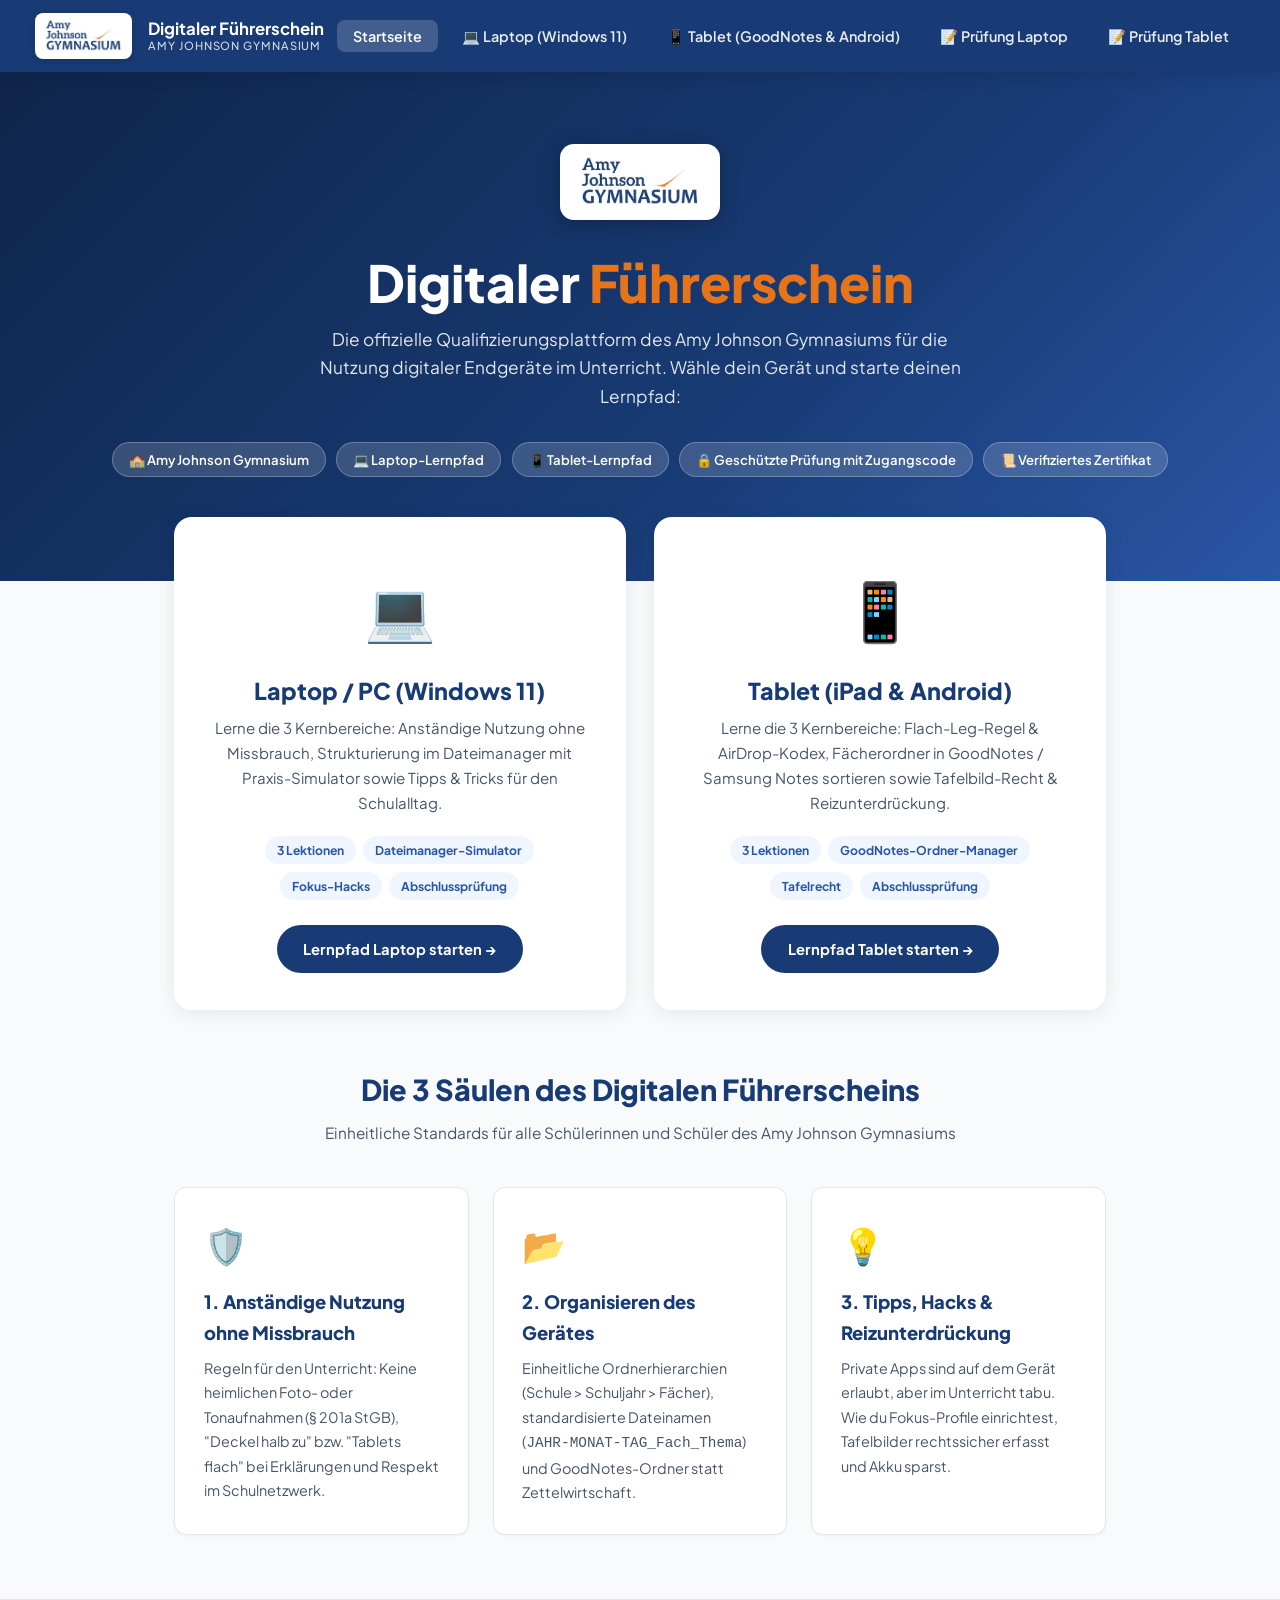
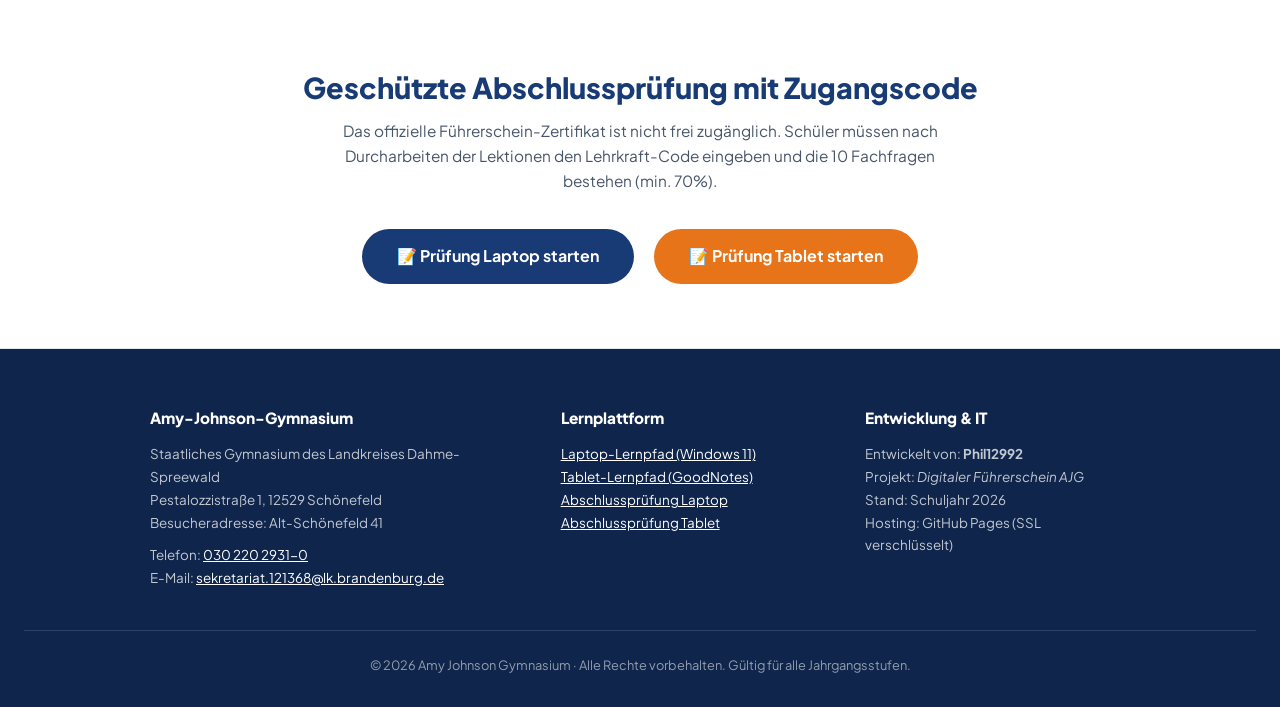
<file: index.html>
﻿<!DOCTYPE html>
<html lang="de">
<head>
  <meta charset="UTF-8">
  <meta name="viewport" content="width=device-width, initial-scale=1.0">
  <title>Digitaler Führerschein – Amy Johnson Gymnasium (2026)</title>
  <link rel="stylesheet" href="css/style.css">
</head>
<body>
<nav class="navbar">
  <a href="index.html" class="navbar-brand">
    <div class="navbar-logo-wrap">
      <img src="assets/logo.png" alt="Amy Johnson Gymnasium" class="navbar-logo">
    </div>
    <div class="navbar-title">Digitaler Führerschein <span>Amy Johnson Gymnasium</span></div>
  </a>
  <button class="hamburger" onclick="document.querySelector('.navbar-nav').classList.toggle('open')">&#9776;</button>
  <ul class="navbar-nav">
    <li><a href="index.html" class="active">Startseite</a></li>
    <li><a href="pc.html">💻 Laptop (Windows 11)</a></li>
    <li><a href="tablet.html">📱 Tablet (GoodNotes &amp; Android)</a></li>
    <li><a href="quiz.html?track=pc">📝 Prüfung Laptop</a></li>
    <li><a href="quiz.html?track=tablet">📝 Prüfung Tablet</a></li>
  </ul>
</nav>

<section class="hero">
  <div class="hero-logo-box">
    <img src="assets/logo.png" alt="Amy Johnson Gymnasium Logo" class="hero-logo">
  </div>
  <h1>Digitaler <span class="accent">Führerschein</span></h1>
  <p>Die offizielle Qualifizierungsplattform des Amy Johnson Gymnasiums für die Nutzung digitaler Endgeräte im Unterricht. Wähle dein Gerät und starte deinen Lernpfad:</p>
  <div class="badge-row">
    <span class="badge">🏫 Amy Johnson Gymnasium</span>
    <span class="badge">💻 Laptop-Lernpfad</span>
    <span class="badge">📱 Tablet-Lernpfad</span>
    <span class="badge">🔒 Geschützte Prüfung mit Zugangscode</span>
    <span class="badge">📜 Verifiziertes Zertifikat</span>
  </div>
</section>

<section class="device-section">
  <div class="device-grid">
    <a href="pc.html" class="device-card fade-up">
      <div class="device-icon">💻</div>
      <h2>Laptop / PC (Windows 11)</h2>
      <p>Lerne die 3 Kernbereiche: Anständige Nutzung ohne Missbrauch, Strukturierung im Dateimanager mit Praxis-Simulator sowie Tipps &amp; Tricks für den Schulalltag.</p>
      <div class="tag-list">
        <span class="tag">3 Lektionen</span>
        <span class="tag">Dateimanager-Simulator</span>
        <span class="tag">Fokus-Hacks</span>
        <span class="tag">Abschlussprüfung</span>
      </div>
      <span class="btn btn-primary">Lernpfad Laptop starten &rarr;</span>
    </a>
    <a href="tablet.html" class="device-card fade-up" style="animation-delay:.15s">
      <div class="device-icon">📱</div>
      <h2>Tablet (iPad &amp; Android)</h2>
      <p>Lerne die 3 Kernbereiche: Flach-Leg-Regel &amp; AirDrop-Kodex, Fächerordner in GoodNotes / Samsung Notes sortieren sowie Tafelbild-Recht &amp; Reizunterdrückung.</p>
      <div class="tag-list">
        <span class="tag">3 Lektionen</span>
        <span class="tag">GoodNotes-Ordner-Manager</span>
        <span class="tag">Tafelrecht</span>
        <span class="tag">Abschlussprüfung</span>
      </div>
      <span class="btn btn-primary">Lernpfad Tablet starten &rarr;</span>
    </a>
  </div>
</section>

<!-- DIE DREI SÄULEN -->
<section style="max-width:980px;margin:0 auto 4rem;padding:0 1.5rem;">
  <div style="text-align:center;margin-bottom:2.5rem;">
    <h2 class="section-title">Die 3 Säulen des Digitalen Führerscheins</h2>
    <p class="section-sub">Einheitliche Standards für alle Schülerinnen und Schüler des Amy Johnson Gymnasiums</p>
  </div>

  <div style="display:grid;grid-template-columns:repeat(auto-fit,minmax(280px,1fr));gap:1.5rem;">
    <div style="background:#fff;border:1px solid var(--border);border-radius:var(--r);padding:1.8rem;box-shadow:var(--shadow-sm);">
      <div style="font-size:2.2rem;margin-bottom:.8rem;">🛡️</div>
      <h3 style="color:var(--primary);font-size:1.15rem;font-weight:800;margin-bottom:.5rem;">1. Anständige Nutzung ohne Missbrauch</h3>
      <p style="font-size:.9rem;color:var(--text-sec);line-height:1.7;">Regeln für den Unterricht: Keine heimlichen Foto- oder Tonaufnahmen (§ 201a StGB), "Deckel halb zu" bzw. "Tablets flach" bei Erklärungen und Respekt im Schulnetzwerk.</p>
    </div>

    <div style="background:#fff;border:1px solid var(--border);border-radius:var(--r);padding:1.8rem;box-shadow:var(--shadow-sm);">
      <div style="font-size:2.2rem;margin-bottom:.8rem;">📂</div>
      <h3 style="color:var(--primary);font-size:1.15rem;font-weight:800;margin-bottom:.5rem;">2. Organisieren des Gerätes</h3>
      <p style="font-size:.9rem;color:var(--text-sec);line-height:1.7;">Einheitliche Ordnerhierarchien (Schule > Schuljahr > Fächer), standardisierte Dateinamen (<code>JAHR-MONAT-TAG_Fach_Thema</code>) und GoodNotes-Ordner statt Zettelwirtschaft.</p>
    </div>

    <div style="background:#fff;border:1px solid var(--border);border-radius:var(--r);padding:1.8rem;box-shadow:var(--shadow-sm);">
      <div style="font-size:2.2rem;margin-bottom:.8rem;">💡</div>
      <h3 style="color:var(--primary);font-size:1.15rem;font-weight:800;margin-bottom:.5rem;">3. Tipps, Hacks &amp; Reizunterdrückung</h3>
      <p style="font-size:.9rem;color:var(--text-sec);line-height:1.7;">Private Apps sind auf dem Gerät erlaubt, aber im Unterricht tabu. Wie du Fokus-Profile einrichtest, Tafelbilder rechtssicher erfasst und Akku sparst.</p>
    </div>
  </div>
</section>

<!-- DER WEG ZUM ZERTIFIKAT -->
<section style="background:#fff;padding:4rem 1.5rem;border-top:1px solid var(--border);border-bottom:1px solid var(--border);">
  <div style="max-width:880px;margin:0 auto;text-align:center;">
    <h2 class="section-title">Geschützte Abschlussprüfung mit Zugangscode</h2>
    <p class="section-sub" style="max-width:620px;margin:0 auto 2.2rem;">Das offizielle Führerschein-Zertifikat ist nicht frei zugänglich. Schüler müssen nach Durcharbeiten der Lektionen den Lehrkraft-Code eingeben und die 10 Fachfragen bestehen (min. 70%).</p>
    
    <div style="display:flex;justify-content:center;gap:1.2rem;flex-wrap:wrap;">
      <a href="quiz.html?track=pc" class="btn btn-primary btn-lg">📝 Prüfung Laptop starten</a>
      <a href="quiz.html?track=tablet" class="btn btn-accent btn-lg">📝 Prüfung Tablet starten</a>
    </div>
  </div>
</section>

<footer class="footer">
  <div class="footer-container">
    <div>
      <h4>Amy-Johnson-Gymnasium</h4>
      <p>Staatliches Gymnasium des Landkreises Dahme-Spreewald<br>
      Pestalozzistraße 1, 12529 Schönefeld<br>
      Besucheradresse: Alt-Schönefeld 41</p>
      <p style="margin-top:0.6rem;">Telefon: <a href="tel:03022029310">030 220 2931-0</a><br>
      E-Mail: <a href="mailto:sekretariat.121368@lk.brandenburg.de">sekretariat.121368@lk.brandenburg.de</a></p>
    </div>
    <div>
      <h4>Lernplattform</h4>
      <ul>
        <li><a href="pc.html">Laptop-Lernpfad (Windows 11)</a></li>
        <li><a href="tablet.html">Tablet-Lernpfad (GoodNotes)</a></li>
        <li><a href="quiz.html?track=pc">Abschlussprüfung Laptop</a></li>
        <li><a href="quiz.html?track=tablet">Abschlussprüfung Tablet</a></li>
      </ul>
    </div>
    <div>
      <h4>Entwicklung &amp; IT</h4>
      <p>Entwickelt von: <strong>Phil12992</strong><br>
      Projekt: <em>Digitaler Führerschein AJG</em><br>
      Stand: Schuljahr 2026<br>
      Hosting: GitHub Pages (SSL verschlüsselt)</p>
    </div>
  </div>
  <div class="footer-bottom">
    &copy; 2026 Amy Johnson Gymnasium &middot; Alle Rechte vorbehalten. Gültig für alle Jahrgangsstufen.
  </div>
</footer>

<script src="js/app.js"></script>
</body>
</html>
</file>
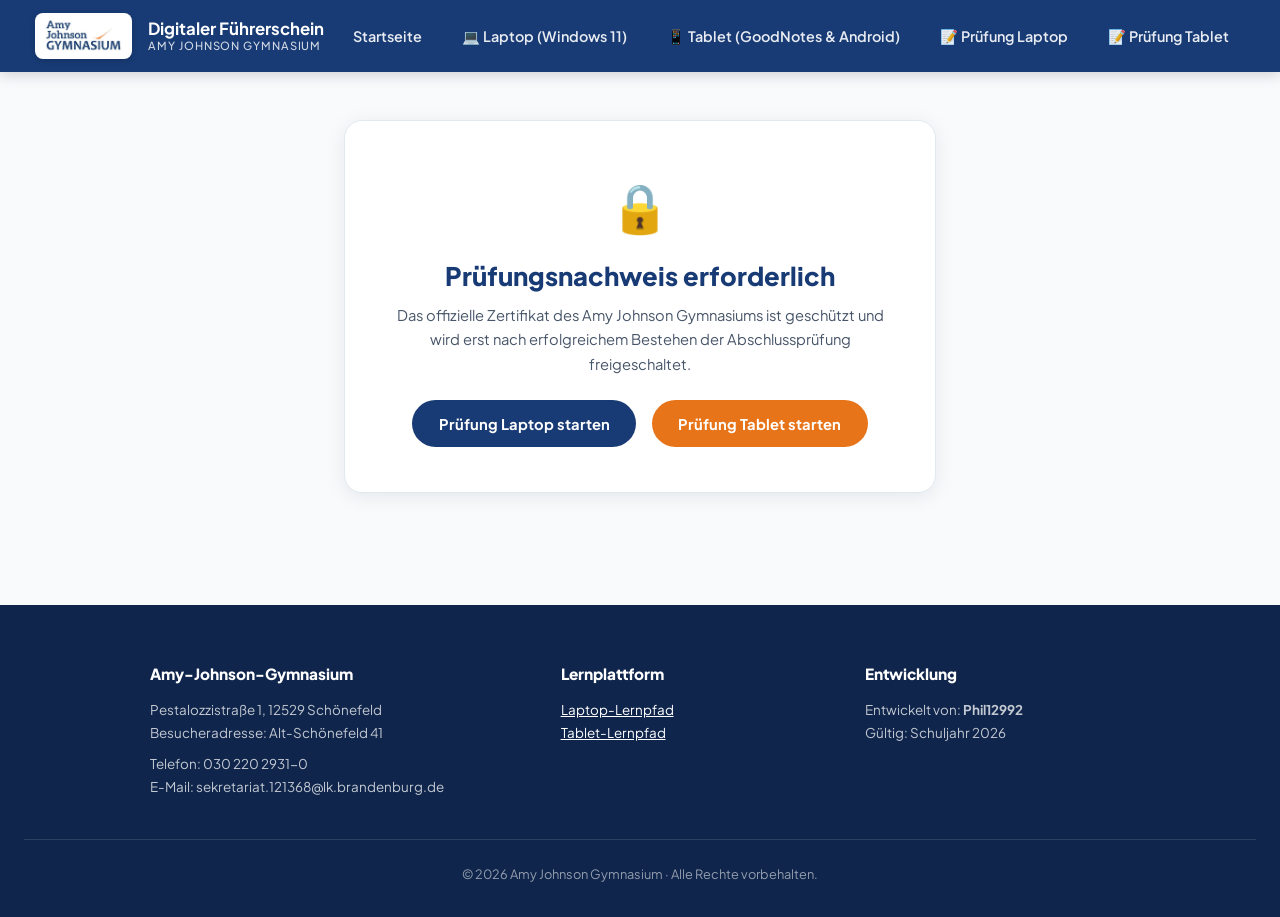
<file: certificate.html>
﻿<!DOCTYPE html>
<html lang="de">
<head>
  <meta charset="UTF-8">
  <meta name="viewport" content="width=device-width, initial-scale=1.0">
  <title>Offizielles Zertifikat – Amy Johnson Gymnasium (2026)</title>
  <link rel="stylesheet" href="css/style.css">
</head>
<body>
<nav class="navbar no-print">
  <a href="index.html" class="navbar-brand">
    <div class="navbar-logo-wrap">
      <img src="assets/logo.png" alt="Amy Johnson Gymnasium" class="navbar-logo">
    </div>
    <div class="navbar-title">Digitaler Führerschein <span>Amy Johnson Gymnasium</span></div>
  </a>
  <button class="hamburger" onclick="document.querySelector('.navbar-nav').classList.toggle('open')">&#9776;</button>
  <ul class="navbar-nav">
    <li><a href="index.html">Startseite</a></li>
    <li><a href="pc.html">💻 Laptop (Windows 11)</a></li>
    <li><a href="tablet.html">📱 Tablet (GoodNotes &amp; Android)</a></li>
    <li><a href="quiz.html?track=pc">📝 Prüfung Laptop</a></li>
    <li><a href="quiz.html?track=tablet">📝 Prüfung Tablet</a></li>
  </ul>
</nav>

<main class="cert-wrap no-print" id="cert-protection-view">
  <!-- WIRD GEFÜLLT JE NACHDEM OB DIE PRÜFUNG BESTANDEN WURDE -->
  <div class="cert-setup-card fade-up" id="gatekeeper-card">
    <div style="font-size:3rem;text-align:center;margin-bottom:.6rem;">🔒</div>
    <h1 style="color:var(--primary);text-align:center;font-size:1.6rem;font-weight:800;margin-bottom:0.4rem;">Prüfungsnachweis erforderlich</h1>
    <p style="color:var(--text-sec);text-align:center;font-size:0.92rem;margin-bottom:1.5rem;">
      Das offizielle Zertifikat des Amy Johnson Gymnasiums ist geschützt und wird erst nach erfolgreichem Bestehen der Abschlussprüfung freigeschaltet.
    </p>

    <div style="display:flex;justify-content:center;gap:1rem;flex-wrap:wrap;">
      <a href="quiz.html?track=pc" class="btn btn-primary">Prüfung Laptop starten</a>
      <a href="quiz.html?track=tablet" class="btn btn-accent">Prüfung Tablet starten</a>
    </div>
  </div>

  <!-- FORMULAR NUR WENN BESTANDEN -->
  <div class="cert-setup-card fade-up hidden" id="cert-form-card">
    <div style="text-align:center;font-size:2.8rem;margin-bottom:.5rem;">🏅</div>
    <h1 style="color:var(--primary);text-align:center;font-size:1.65rem;font-weight:800;margin-bottom:0.3rem;">Zertifikat ausstellen</h1>
    <p style="color:var(--text-sec);text-align:center;font-size:0.92rem;margin-bottom:1.8rem;">
      Trage deine Daten ein, um das druckfähige Dokument für Schulleitung und Klassenleitung zu generieren:
    </p>

    <div class="form-row">
      <label for="inp-name">Vollständiger Vor- und Nachname</label>
      <input type="text" id="inp-name" placeholder="z.B. Lukas Meyer" autocomplete="name">
    </div>

    <div class="form-row">
      <label for="inp-klasse">Klasse / Jahrgangsstufe</label>
      <input type="text" id="inp-klasse" placeholder="z.B. Klasse 8b oder Jahrgangsstufe 11 (Q1)">
    </div>

    <div class="form-row">
      <label for="inp-device">Geräte-Kategorie</label>
      <select id="inp-device">
        <option value="Laptop / PC (Windows 11)">Laptop / PC (Windows 11)</option>
        <option value="Tablet (Apple iPad / GoodNotes)">Tablet (Apple iPad / GoodNotes)</option>
        <option value="Tablet (Samsung Galaxy Tab / Android)">Tablet (Samsung Galaxy Tab / Android)</option>
      </select>
    </div>

    <div class="form-row">
      <label for="inp-serial">Gerätemodell / Seriennummer (optional)</label>
      <input type="text" id="inp-serial" placeholder="z.B. Lenovo ThinkPad L13 oder iPad 10. Gen">
    </div>

    <button class="btn btn-accent btn-lg" style="width:100%;justify-content:center;margin-top:1rem;" onclick="generateOfficialCertificate()">
      🎓 Offizielles Zertifikat generieren
    </button>
  </div>
</main>

<!-- DRUCK-DOKUMENT -->
<div class="cert-print-area" id="cert-output" style="display:none">
  <div class="certificate">
    <div class="cert-header">
      <div class="cert-logo-box">
        <img src="assets/logo.png" alt="Amy Johnson Gymnasium Logo" class="cert-logo">
      </div>
      <div class="cert-seal">
        <span style="font-size:1.5rem">🎓</span>
        <span>AMY JOHNSON<br>GYMNASIUM</span>
      </div>
    </div>
    <div class="cert-body">
      <p class="cert-pre">Amy Johnson Gymnasium Schönefeld · Schuljahr 2026</p>
      <h1 class="cert-main">Digitaler <span>Führerschein</span></h1>
      <p class="cert-sub">Hiermit wird offiziell bescheinigt, dass</p>
      <div class="cert-name" id="cert-name-out">Vorname Nachname</div>
      <p class="cert-sub" id="cert-klasse-out" style="font-weight:700;color:var(--primary);margin-bottom:0.7rem;"></p>
      <div class="cert-device" id="cert-device-out">Gerätekategorie</div>
      <p class="cert-desc">
        alle Lektionen zur ordnungsgemäßen Nutzung digitaler Endgeräte am Amy Johnson Gymnasium erfolgreich absolviert
        und die offizielle Prüfung zu den Themen <strong>Verhaltenskodex, Dateiorganisation, Datenschutz (§ 201a StGB),
        KI-Kompetenz und Reizunterdrückung</strong> bestanden hat.<br>
        Die Schülerin / der Schüler ist berechtigt, das genannte Endgerät im Unterricht zweckgebunden einzusetzen.
      </p>
      <p id="cert-serial-out" style="font-size:0.75rem;color:var(--text-sec);margin-top:0.4rem;"></p>
    </div>
    <div class="cert-foot">
      <div>
        <strong>Ausstellungsdatum:</strong><br>
        <span id="cert-date-out">–</span>
      </div>
      <div style="text-align:center">
        <div style="border-top:1.5px dashed #94A3B8;width:180px;margin:0 auto 0.4rem;"></div>
        <span>Unterschrift Fachlehrkraft / Schulleitung</span>
      </div>
      <div style="text-align:right">
        <strong>Amy Johnson Gymnasium</strong><br>
        <span style="color:#64748B">Schul-ID: 121368 (Brandenburg)</span>
      </div>
    </div>
  </div>

  <div style="text-align:center;margin:1.5rem 0 3rem" class="no-print">
    <button class="btn btn-primary btn-lg" onclick="window.print()">🖨️ Jetzt Drucken / Als PDF speichern</button>
    <button class="btn btn-outline" style="margin-left:0.8rem;" onclick="resetCertForm()">✏️ Angaben bearbeiten</button>
    <a href="index.html" class="btn btn-outline" style="margin-left:0.8rem;">Zur Startseite</a>
  </div>
</div>

<footer class="footer no-print">
  <div class="footer-container">
    <div>
      <h4>Amy-Johnson-Gymnasium</h4>
      <p>Pestalozzistraße 1, 12529 Schönefeld<br>
      Besucheradresse: Alt-Schönefeld 41</p>
      <p style="margin-top:0.5rem;">Telefon: 030 220 2931-0<br>
      E-Mail: sekretariat.121368@lk.brandenburg.de</p>
    </div>
    <div>
      <h4>Lernplattform</h4>
      <ul>
        <li><a href="pc.html">Laptop-Lernpfad</a></li>
        <li><a href="tablet.html">Tablet-Lernpfad</a></li>
      </ul>
    </div>
    <div>
      <h4>Entwicklung</h4>
      <p>Entwickelt von: <strong>Phil12992</strong><br>
      Gültig: Schuljahr 2026</p>
    </div>
  </div>
  <div class="footer-bottom">
    &copy; 2026 Amy Johnson Gymnasium &middot; Alle Rechte vorbehalten.
  </div>
</footer>

<script>
document.addEventListener('DOMContentLoaded', () => {
  const token = sessionStorage.getItem('ajg_passed_token');
  const track = sessionStorage.getItem('ajg_passed_track');

  if (token) {
    document.getElementById('gatekeeper-card').classList.add('hidden');
    document.getElementById('cert-form-card').classList.remove('hidden');
    if (track === 'tablet') {
      document.getElementById('inp-device').value = 'Tablet (Apple iPad / GoodNotes)';
    } else {
      document.getElementById('inp-device').value = 'Laptop / PC (Windows 11)';
    }
  } else {
    document.getElementById('gatekeeper-card').classList.remove('hidden');
    document.getElementById('cert-form-card').classList.add('hidden');
  }
});

function generateOfficialCertificate() {
  const name = document.getElementById('inp-name').value.trim();
  const klasse = document.getElementById('inp-klasse').value.trim();
  const device = document.getElementById('inp-device').value;
  const serial = document.getElementById('inp-serial').value.trim();

  if (!name) {
    alert('Bitte gib deinen Namen ein.');
    return;
  }

  document.getElementById('cert-name-out').textContent = name;
  document.getElementById('cert-klasse-out').textContent = klasse ? 'Klasse / Jahrgangsstufe: ' + klasse : 'Schülerin / Schüler des Amy Johnson Gymnasiums';
  document.getElementById('cert-device-out').textContent = 'Zugelassenes Gerät: ' + device;
  document.getElementById('cert-serial-out').textContent = serial ? 'Gerätekennung / Modell: ' + serial : '';

  const now = new Date();
  document.getElementById('cert-date-out').textContent = now.toLocaleDateString('de-DE', { day: '2-digit', month: 'long', year: 'numeric' });

  document.getElementById('cert-protection-view').style.display = 'none';
  document.getElementById('cert-output').style.display = 'block';
  window.scrollTo(0, 0);
}

function resetCertForm() {
  document.getElementById('cert-protection-view').style.display = 'block';
  document.getElementById('cert-output').style.display = 'none';
}
</script>
</body>
</html>
</file>
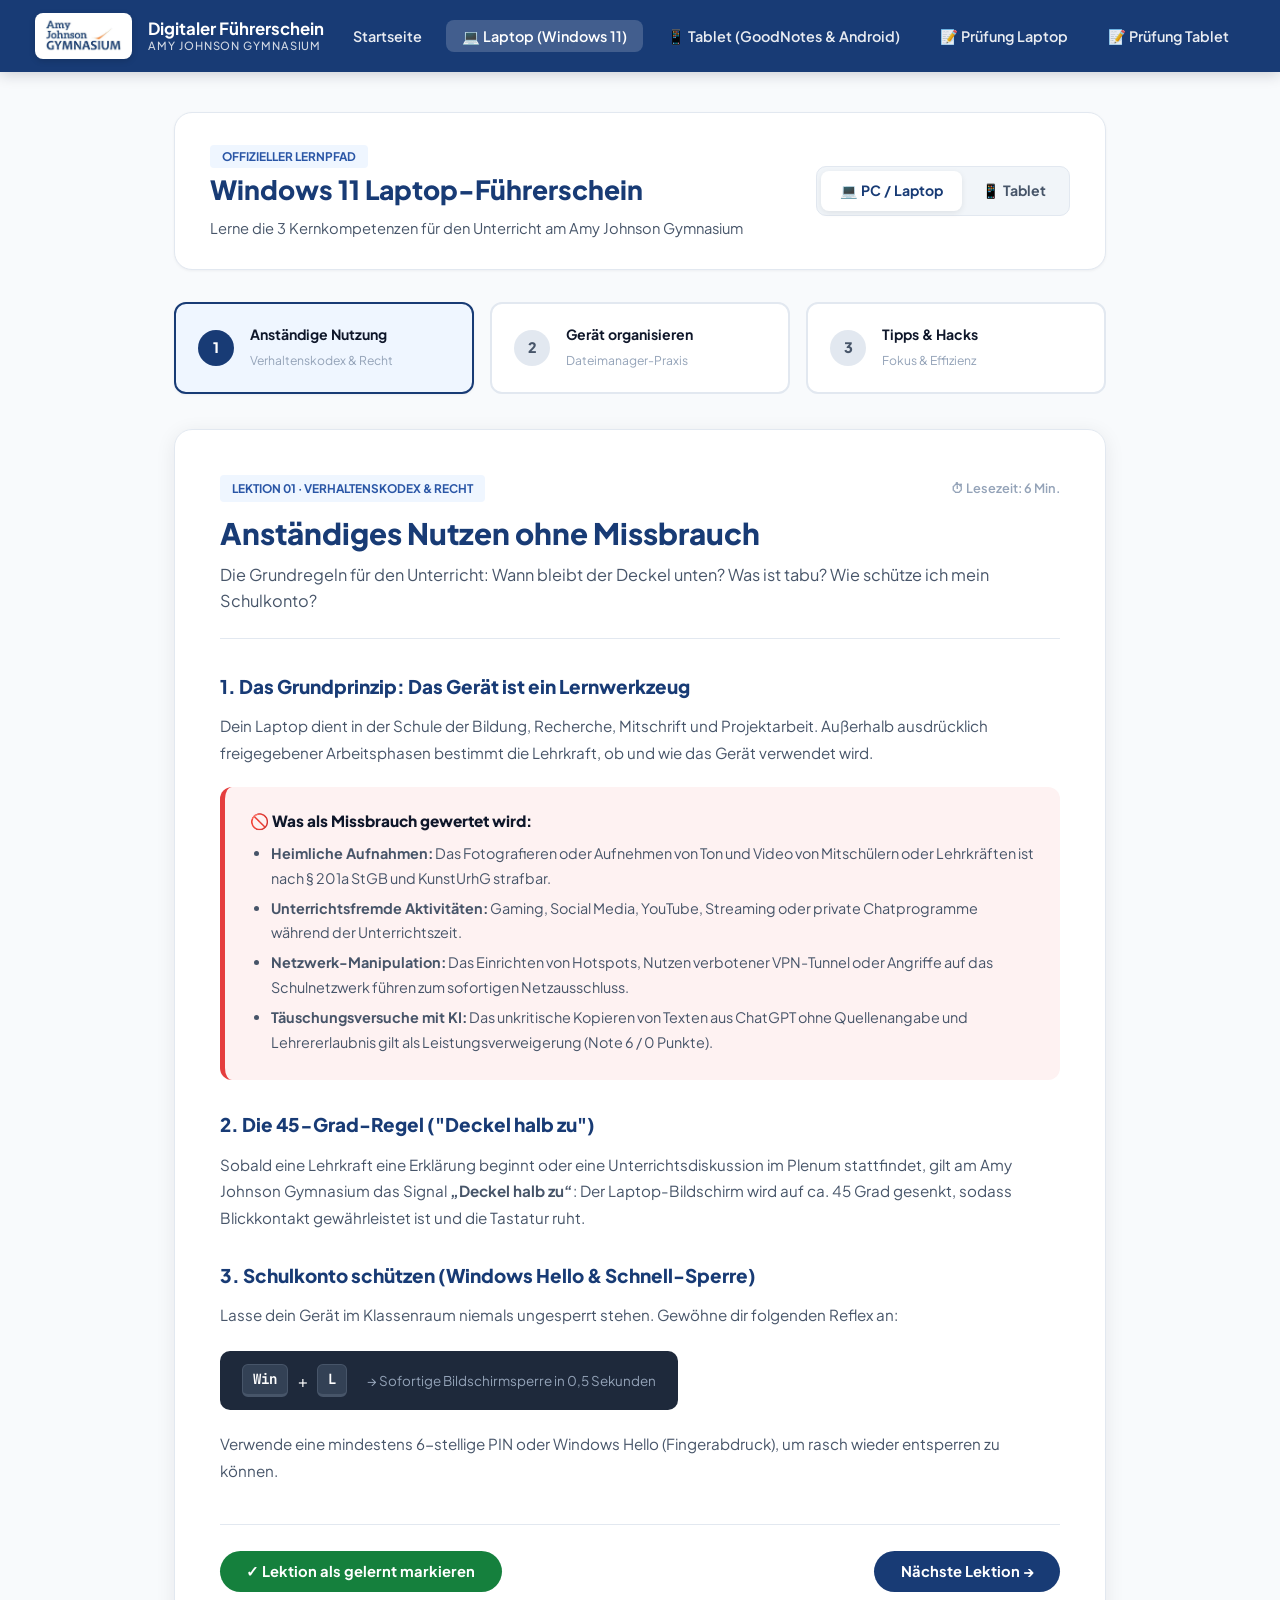
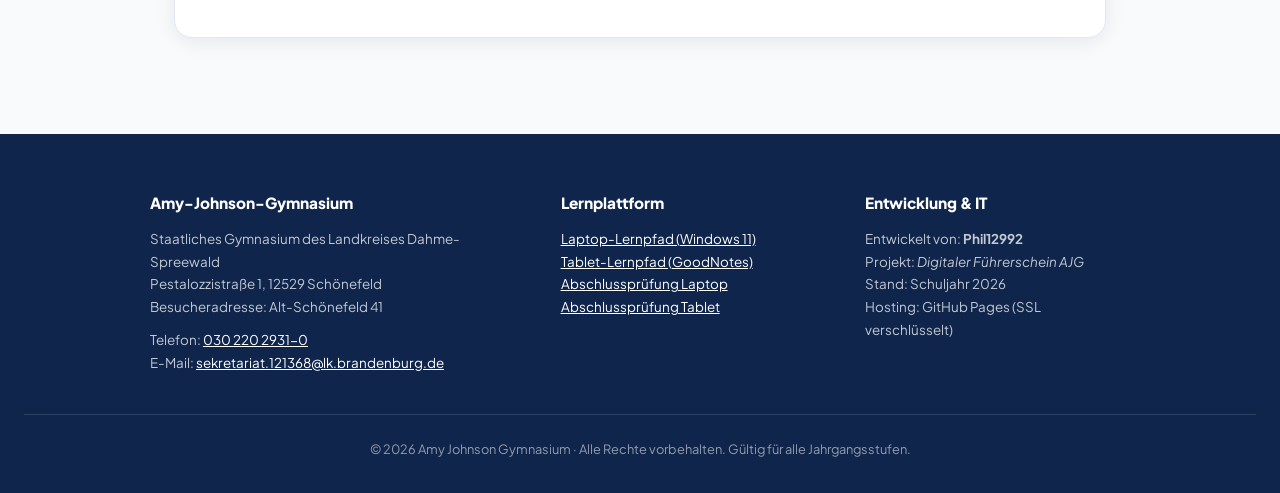
<file: pc.html>
﻿<!DOCTYPE html>
<html lang="de">
<head>
  <meta charset="UTF-8">
  <meta name="viewport" content="width=device-width, initial-scale=1.0">
  <title>Windows 11 Lernpfad – Amy Johnson Gymnasium (2026)</title>
  <link rel="stylesheet" href="css/style.css">
</head>
<body>
<nav class="navbar">
  <a href="index.html" class="navbar-brand">
    <div class="navbar-logo-wrap">
      <img src="assets/logo.png" alt="Amy Johnson Gymnasium" class="navbar-logo">
    </div>
    <div class="navbar-title">Digitaler Führerschein <span>Amy Johnson Gymnasium</span></div>
  </a>
  <button class="hamburger" onclick="document.querySelector('.navbar-nav').classList.toggle('open')">&#9776;</button>
  <ul class="navbar-nav">
    <li><a href="index.html">Startseite</a></li>
    <li><a href="pc.html" class="active">💻 Laptop (Windows 11)</a></li>
    <li><a href="tablet.html">📱 Tablet (GoodNotes &amp; Android)</a></li>
    <li><a href="quiz.html?track=pc">📝 Prüfung Laptop</a></li>
    <li><a href="quiz.html?track=tablet">📝 Prüfung Tablet</a></li>
  </ul>
</nav>

<main class="learn-wrapper">
  <!-- TRACK HEADER -->
  <div class="track-header">
    <div class="track-info">
      <span class="lesson-tag">Offizieller Lernpfad</span>
      <h1 id="track-title">Windows 11 Laptop-Führerschein</h1>
      <p id="track-sub">Lerne die 3 Kernkompetenzen für den Unterricht am Amy Johnson Gymnasium</p>
    </div>
    <div class="track-switch">
      <a href="pc.html" class="track-btn active">💻 PC / Laptop</a>
      <a href="tablet.html" class="track-btn">📱 Tablet</a>
    </div>
  </div>

  <!-- HORIZONTAL STEPPER -->
  <div class="lesson-stepper" id="lesson-stepper">
    <div class="step-card active" data-step="0">
      <div class="step-num-badge">1</div>
      <div class="step-meta">
        <strong>Anständige Nutzung</strong>
        <small>Verhaltenskodex &amp; Recht</small>
      </div>
    </div>
    <div class="step-card" data-step="1">
      <div class="step-num-badge">2</div>
      <div class="step-meta">
        <strong>Gerät organisieren</strong>
        <small>Dateimanager-Praxis</small>
      </div>
    </div>
    <div class="step-card" data-step="2">
      <div class="step-num-badge">3</div>
      <div class="step-meta">
        <strong>Tipps &amp; Hacks</strong>
        <small>Fokus &amp; Effizienz</small>
      </div>
    </div>
  </div>

  <!-- LESSON CONTAINER -->
  <article class="lesson-container fade-up" id="lesson-view"></article>
</main>

<footer class="footer">
  <div class="footer-container">
    <div>
      <h4>Amy-Johnson-Gymnasium</h4>
      <p>Staatliches Gymnasium des Landkreises Dahme-Spreewald<br>
      Pestalozzistraße 1, 12529 Schönefeld<br>
      Besucheradresse: Alt-Schönefeld 41</p>
      <p style="margin-top:0.6rem;">Telefon: <a href="tel:03022029310">030 220 2931-0</a><br>
      E-Mail: <a href="mailto:sekretariat.121368@lk.brandenburg.de">sekretariat.121368@lk.brandenburg.de</a></p>
    </div>
    <div>
      <h4>Lernplattform</h4>
      <ul>
        <li><a href="pc.html">Laptop-Lernpfad (Windows 11)</a></li>
        <li><a href="tablet.html">Tablet-Lernpfad (GoodNotes)</a></li>
        <li><a href="quiz.html?track=pc">Abschlussprüfung Laptop</a></li>
        <li><a href="quiz.html?track=tablet">Abschlussprüfung Tablet</a></li>
      </ul>
    </div>
    <div>
      <h4>Entwicklung &amp; IT</h4>
      <p>Entwickelt von: <strong>Phil12992</strong><br>
      Projekt: <em>Digitaler Führerschein AJG</em><br>
      Stand: Schuljahr 2026<br>
      Hosting: GitHub Pages (SSL verschlüsselt)</p>
    </div>
  </div>
  <div class="footer-bottom">
    &copy; 2026 Amy Johnson Gymnasium &middot; Alle Rechte vorbehalten. Gültig für alle Jahrgangsstufen.
  </div>
</footer>

<script src="js/learn-data.js"></script>
<script src="js/explorer-sim.js"></script>
<script>
const TRACK_KEY = 'pc';
let currentLessonIdx = 0;

function renderLesson(idx) {
  currentLessonIdx = idx;
  const track = PATH_DATA[TRACK_KEY];
  const lesson = track.lessons[idx];
  const view = document.getElementById('lesson-view');

  // Stepper aktualisieren
  document.querySelectorAll('.step-card').forEach((card, i) => {
    card.classList.toggle('active', i === idx);
    const isDone = localStorage.getItem(`done_${TRACK_KEY}_${i}`) === '1';
    card.classList.toggle('is-done', isDone);
    if (isDone) card.querySelector('.step-num-badge').textContent = '✓';
    else card.querySelector('.step-num-badge').textContent = i + 1;
  });

  view.innerHTML = `
    <div class="lesson-top-meta">
      <span class="lesson-tag">${lesson.number} · ${lesson.category}</span>
      <span class="lesson-time">⏱ Lesezeit: ${lesson.readTime}</span>
    </div>
    <h1 class="lesson-title">${lesson.title}</h1>
    <div class="lesson-summary">${lesson.summary}</div>
    ${lesson.content}
    <div class="lesson-actions">
      <button class="btn btn-success" onclick="markLessonDone(${idx})">
        ${localStorage.getItem(`done_${TRACK_KEY}_${idx}`) === '1' ? '✓ Lektion bereits erledigt' : '✓ Lektion als gelernt markieren'}
      </button>
      ${idx < track.lessons.length - 1 
        ? `<button class="btn btn-primary" onclick="renderLesson(${idx + 1})">Nächste Lektion &rarr;</button>` 
        : `<a href="quiz.html?track=pc" class="btn btn-accent btn-lg">Zur Abschlussprüfung Laptop &rarr;</a>`
      }
    </div>
  `;

  window.scrollTo(0, 200);

  // Falls Lektion 2 (Simulator) geladen wurde
  if (idx === 1 && document.getElementById('lesson-sim-container')) {
    window.pureExplorer = new PureFileExplorerSimulator('lesson-sim-container');
  }
}

function markLessonDone(idx) {
  localStorage.setItem(`done_${TRACK_KEY}_${idx}`, '1');
  renderLesson(idx);
}

document.addEventListener('DOMContentLoaded', () => {
  document.querySelectorAll('.step-card').forEach(card => {
    card.addEventListener('click', () => {
      const step = parseInt(card.getAttribute('data-step'));
      renderLesson(step);
    });
  });
  renderLesson(0);
});
</script>
</body>
</html>
</file>
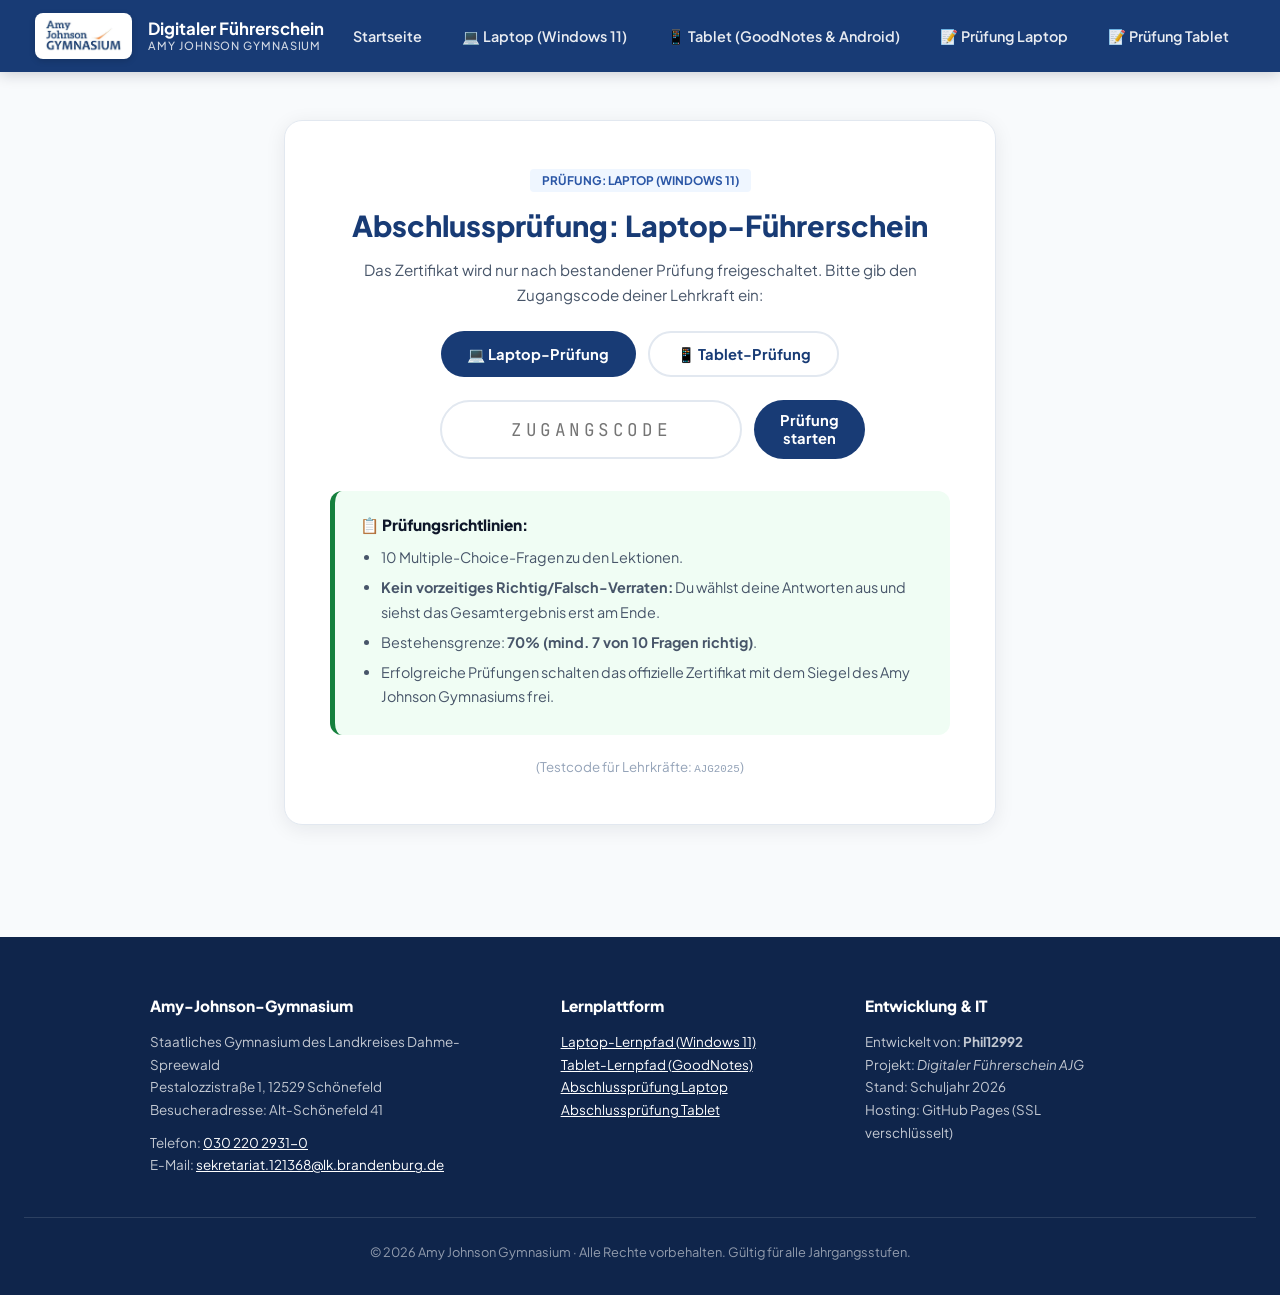
<file: quiz.html>
﻿<!DOCTYPE html>
<html lang="de">
<head>
  <meta charset="UTF-8">
  <meta name="viewport" content="width=device-width, initial-scale=1.0">
  <title>Abschlussprüfung – Digitaler Führerschein (2026)</title>
  <link rel="stylesheet" href="css/style.css">
</head>
<body>
<nav class="navbar">
  <a href="index.html" class="navbar-brand">
    <div class="navbar-logo-wrap">
      <img src="assets/logo.png" alt="Amy Johnson Gymnasium" class="navbar-logo">
    </div>
    <div class="navbar-title">Digitaler Führerschein <span>Amy Johnson Gymnasium</span></div>
  </a>
  <button class="hamburger" onclick="document.querySelector('.navbar-nav').classList.toggle('open')">&#9776;</button>
  <ul class="navbar-nav">
    <li><a href="index.html">Startseite</a></li>
    <li><a href="pc.html">💻 Laptop (Windows 11)</a></li>
    <li><a href="tablet.html">📱 Tablet (GoodNotes &amp; Android)</a></li>
    <li><a href="quiz.html?track=pc" id="nav-quiz-pc">📝 Prüfung Laptop</a></li>
    <li><a href="quiz.html?track=tablet" id="nav-quiz-tab">📝 Prüfung Tablet</a></li>
  </ul>
</nav>

<main class="quiz-wrap">
  <!-- SCREEN 1: CODE EINGABE -->
  <div class="quiz-card fade-up" id="screen-code">
    <div style="text-align:center;margin-bottom:1.5rem;">
      <span class="lesson-tag" id="track-tag">Abschlussprüfung</span>
      <h1 style="color:var(--primary);font-size:1.8rem;font-weight:800;margin-top:0.6rem;" id="quiz-title">Offizielle Prüfung: Digitaler Führerschein</h1>
      <p style="color:var(--text-sec);font-size:0.95rem;max-width:560px;margin:0.5rem auto 0;">
        Das Zertifikat wird nur nach bestandener Prüfung freigeschaltet. Bitte gib den Zugangscode deiner Lehrkraft ein:
      </p>
    </div>

    <!-- TRACK SELECTOR FALLS KEINER GEWÄHLT -->
    <div style="display:flex;justify-content:center;gap:0.8rem;margin-bottom:1.2rem;">
      <button class="btn btn-outline" id="btn-select-pc" onclick="selectTrack('pc')">💻 Laptop-Prüfung</button>
      <button class="btn btn-outline" id="btn-select-tab" onclick="selectTrack('tablet')">📱 Tablet-Prüfung</button>
    </div>

    <div class="code-row">
      <input type="text" id="code-input" placeholder="ZUGANGSCODE" maxlength="15" autocomplete="off">
      <button class="btn btn-primary" onclick="verifyAndStart()">Prüfung starten</button>
    </div>
    <p class="code-err" id="code-err">Ungültiger Zugangscode! Frage deine Fachlehrkraft.</p>

    <div class="pro-box ok" style="margin-top:2rem;">
      <h4>📋 Prüfungsrichtlinien:</h4>
      <ul>
        <li>10 Multiple-Choice-Fragen zu den Lektionen.</li>
        <li><strong>Kein vorzeitiges Richtig/Falsch-Verraten:</strong> Du wählst deine Antworten aus und siehst das Gesamtergebnis erst am Ende.</li>
        <li>Bestehensgrenze: <strong>70% (mind. 7 von 10 Fragen richtig)</strong>.</li>
        <li>Erfolgreiche Prüfungen schalten das offizielle Zertifikat mit dem Siegel des Amy Johnson Gymnasiums frei.</li>
      </ul>
    </div>
    <small style="color:var(--text-light);display:block;text-align:center;margin-top:0.8rem;">(Testcode für Lehrkräfte: <code>AJG2025</code>)</small>
  </div>

  <!-- SCREEN 2: PRÜFUNG LÄUFT -->
  <div class="quiz-card fade-up hidden" id="screen-exam">
    <div class="quiz-prog-row">
      <div class="quiz-prog-bar"><div class="quiz-prog-fill" id="exam-prog" style="width:0%"></div></div>
      <span class="quiz-count" id="exam-count">1 / 10</span>
    </div>

    <span class="q-cat" id="exam-cat">Themenbereich</span>
    <h2 class="q-text" id="exam-question"></h2>

    <ul class="options" id="exam-options"></ul>

    <div class="lesson-actions" style="margin-top:2rem;">
      <span style="font-size:0.85rem;color:var(--text-light);">Amy Johnson Gymnasium · Prüfungsmodus</span>
      <button class="btn btn-primary btn-lg" id="btn-exam-next" onclick="submitAnswerAndNext()" disabled>Antwort bestätigen &rarr;</button>
    </div>
  </div>

  <!-- SCREEN 3: AUSWERTUNG -->
  <div class="quiz-card fade-up hidden" id="screen-result">
    <div style="text-align:center;">
      <div style="font-size:3.8rem;margin-bottom:0.5rem;" id="res-icon">🏆</div>
      <h2 style="font-size:2rem;font-weight:800;color:var(--primary);margin-bottom:0.4rem;" id="res-title">Ergebnis</h2>
      <div style="font-size:3.2rem;font-weight:800;margin:0.6rem 0;" id="res-score"></div>
      <p style="font-size:1.02rem;color:var(--text-sec);max-width:540px;margin:0 auto 2rem;" id="res-desc"></p>
      
      <!-- KATEGORIE-ÜBERSICHT -->
      <div id="res-categories" style="text-align:left;background:#F8FAFC;border:1px solid var(--border);border-radius:12px;padding:1.4rem;margin-bottom:2rem;"></div>

      <div style="display:flex;justify-content:center;gap:1rem;flex-wrap:wrap;" id="res-buttons"></div>
    </div>
  </div>
</main>

<footer class="footer">
  <div class="footer-container">
    <div>
      <h4>Amy-Johnson-Gymnasium</h4>
      <p>Staatliches Gymnasium des Landkreises Dahme-Spreewald<br>
      Pestalozzistraße 1, 12529 Schönefeld<br>
      Besucheradresse: Alt-Schönefeld 41</p>
      <p style="margin-top:0.6rem;">Telefon: <a href="tel:03022029310">030 220 2931-0</a><br>
      E-Mail: <a href="mailto:sekretariat.121368@lk.brandenburg.de">sekretariat.121368@lk.brandenburg.de</a></p>
    </div>
    <div>
      <h4>Lernplattform</h4>
      <ul>
        <li><a href="pc.html">Laptop-Lernpfad (Windows 11)</a></li>
        <li><a href="tablet.html">Tablet-Lernpfad (GoodNotes)</a></li>
        <li><a href="quiz.html?track=pc">Abschlussprüfung Laptop</a></li>
        <li><a href="quiz.html?track=tablet">Abschlussprüfung Tablet</a></li>
      </ul>
    </div>
    <div>
      <h4>Entwicklung &amp; IT</h4>
      <p>Entwickelt von: <strong>Phil12992</strong><br>
      Projekt: <em>Digitaler Führerschein AJG</em><br>
      Stand: Schuljahr 2026<br>
      Hosting: GitHub Pages (SSL verschlüsselt)</p>
    </div>
  </div>
  <div class="footer-bottom">
    &copy; 2026 Amy Johnson Gymnasium &middot; Alle Rechte vorbehalten. Gültig für alle Jahrgangsstufen.
  </div>
</footer>

<script src="js/quiz-data.js"></script>
<script>
let selectedTrack = 'pc';
let examQuestions = [];
let currentQIdx = 0;
let userAnswers = [];
let selectedOptionIdx = -1;

function getUrlParam(name) {
  const urlParams = new URLSearchParams(window.location.search);
  return urlParams.get(name);
}

function selectTrack(track) {
  selectedTrack = track;
  document.getElementById('btn-select-pc').classList.toggle('btn-primary', track === 'pc');
  document.getElementById('btn-select-pc').classList.toggle('btn-outline', track !== 'pc');
  document.getElementById('btn-select-tab').classList.toggle('btn-primary', track === 'tablet');
  document.getElementById('btn-select-tab').classList.toggle('btn-outline', track !== 'tablet');
  
  document.getElementById('track-tag').textContent = track === 'pc' ? 'Prüfung: Laptop (Windows 11)' : 'Prüfung: Tablet (GoodNotes & Android)';
  document.getElementById('quiz-title').textContent = track === 'pc' ? 'Abschlussprüfung: Laptop-Führerschein' : 'Abschlussprüfung: Tablet-Führerschein';
}

function verifyAndStart() {
  const code = document.getElementById('code-input').value.trim().toUpperCase();
  if (code === QUIZ_ACCESS_CODE.toUpperCase()) {
    document.getElementById('code-err').style.display = 'none';
    startExam();
  } else {
    document.getElementById('code-err').style.display = 'block';
  }
}

document.getElementById('code-input').addEventListener('keydown', e => {
  if (e.key === 'Enter') verifyAndStart();
});

function startExam() {
  const pool = [...QUIZ_BANK[selectedTrack]];
  // Shuffeln
  for (let i = pool.length - 1; i > 0; i--) {
    const j = Math.floor(Math.random() * (i + 1));
    [pool[i], pool[j]] = [pool[j], pool[i]];
  }
  examQuestions = pool;
  currentQIdx = 0;
  userAnswers = [];
  selectedOptionIdx = -1;

  document.getElementById('screen-code').classList.add('hidden');
  document.getElementById('screen-exam').classList.remove('hidden');
  loadQuestion();
}

function loadQuestion() {
  selectedOptionIdx = -1;
  const q = examQuestions[currentQIdx];
  const total = examQuestions.length;

  document.getElementById('exam-prog').style.width = ((currentQIdx / total) * 100) + '%';
  document.getElementById('exam-count').textContent = `${currentQIdx + 1} / ${total}`;
  document.getElementById('exam-cat').textContent = q.cat;
  document.getElementById('exam-question').textContent = q.q;

  const btnNext = document.getElementById('btn-exam-next');
  btnNext.disabled = true;
  btnNext.textContent = (currentQIdx === total - 1) ? 'Prüfung abgeben 🏁' : 'Antwort bestätigen &rarr;';

  const ul = document.getElementById('exam-options');
  ul.innerHTML = '';
  const letters = ['A', 'B', 'C', 'D'];

  q.opts.forEach((opt, idx) => {
    const li = document.createElement('li');
    li.className = 'opt';
    li.innerHTML = `<span class="opt-letter">${letters[idx]}</span> <span>${opt}</span>`;
    li.addEventListener('click', () => {
      document.querySelectorAll('.opt').forEach(o => o.classList.remove('selected'));
      li.classList.add('selected');
      selectedOptionIdx = idx;
      btnNext.disabled = false;
    });
    ul.appendChild(li);
  });
}

function submitAnswerAndNext() {
  if (selectedOptionIdx === -1) return;
  userAnswers.push(selectedOptionIdx);
  currentQIdx++;

  if (currentQIdx >= examQuestions.length) {
    showExamResult();
  } else {
    loadQuestion();
  }
}

function showExamResult() {
  document.getElementById('screen-exam').classList.add('hidden');
  const resScreen = document.getElementById('screen-result');
  resScreen.classList.remove('hidden');

  let correctCount = 0;
  const categoryStats = {};

  examQuestions.forEach((q, idx) => {
    const isCorrect = (userAnswers[idx] === q.correct);
    if (isCorrect) correctCount++;

    if (!categoryStats[q.cat]) categoryStats[q.cat] = { total: 0, correct: 0 };
    categoryStats[q.cat].total++;
    if (isCorrect) categoryStats[q.cat].correct++;
  });

  const total = examQuestions.length;
  const pct = Math.round((correctCount / total) * 100);
  const passed = pct >= MIN_PASS_PERCENT;

  // Prüfungsnachweis im SessionStorage hinterlegen
  if (passed) {
    sessionStorage.setItem('ajg_passed_track', selectedTrack);
    sessionStorage.setItem('ajg_passed_score', pct + '%');
    sessionStorage.setItem('ajg_passed_token', 'TOKEN_' + Date.now());
  }

  document.getElementById('res-icon').textContent = passed ? '🎉' : '❌';
  const scoreElem = document.getElementById('res-score');
  scoreElem.textContent = `${pct}% (${correctCount} von ${total} richtig)`;
  scoreElem.style.color = passed ? 'var(--success)' : '#EF4444';

  const titleElem = document.getElementById('res-title');
  const descElem = document.getElementById('res-desc');
  const btnsElem = document.getElementById('res-buttons');

  if (passed) {
    titleElem.textContent = 'Herzlichen Glückwunsch! Bestanden';
    descElem.innerHTML = `Du hast die Mindestanforderung von ${MIN_PASS_PERCENT}% erfüllt und die Sachkunde für die Gerätenutzung am Amy Johnson Gymnasium nachgewiesen.`;
    btnsElem.innerHTML = `
      <a href="certificate.html" class="btn btn-accent btn-lg">🏅 Offizielles Zertifikat abrufen &rarr;</a>
      <a href="index.html" class="btn btn-outline">Zur Startseite</a>
    `;
  } else {
    titleElem.textContent = 'Leider nicht bestanden';
    descElem.innerHTML = `Du hast ${pct}% erreicht. Zum Bestehen sind mindestens <strong>${MIN_PASS_PERCENT}%</strong> erforderlich. Lies die Lektionen noch einmal durch und starte einen neuen Versuch.`;
    btnsElem.innerHTML = `
      <button class="btn btn-primary btn-lg" onclick="startExam()">🔄 Prüfung wiederholen</button>
      <a href="${selectedTrack === 'pc' ? 'pc.html' : 'tablet.html'}" class="btn btn-outline">Lektionen wiederholen</a>
    `;
  }

  // Kategorien ausgeben
  const catDiv = document.getElementById('res-categories');
  catDiv.innerHTML = '<h4 style="color:var(--primary);margin-bottom:0.8rem;font-size:0.95rem;">Ergebnisse nach Themenbereichen:</h4>';
  for (const [cat, stat] of Object.entries(categoryStats)) {
    const catPct = Math.round((stat.correct / stat.total) * 100);
    catDiv.innerHTML += `
      <div style="display:flex;justify-content:space-between;margin-bottom:0.4rem;font-size:0.88rem;">
        <span><strong>${cat}:</strong></span>
        <span>${stat.correct}/${stat.total} richtig (${catPct}%)</span>
      </div>
    `;
  }
}

document.addEventListener('DOMContentLoaded', () => {
  const t = getUrlParam('track') || 'pc';
  selectTrack(t);
});
</script>
</body>
</html>
</file>
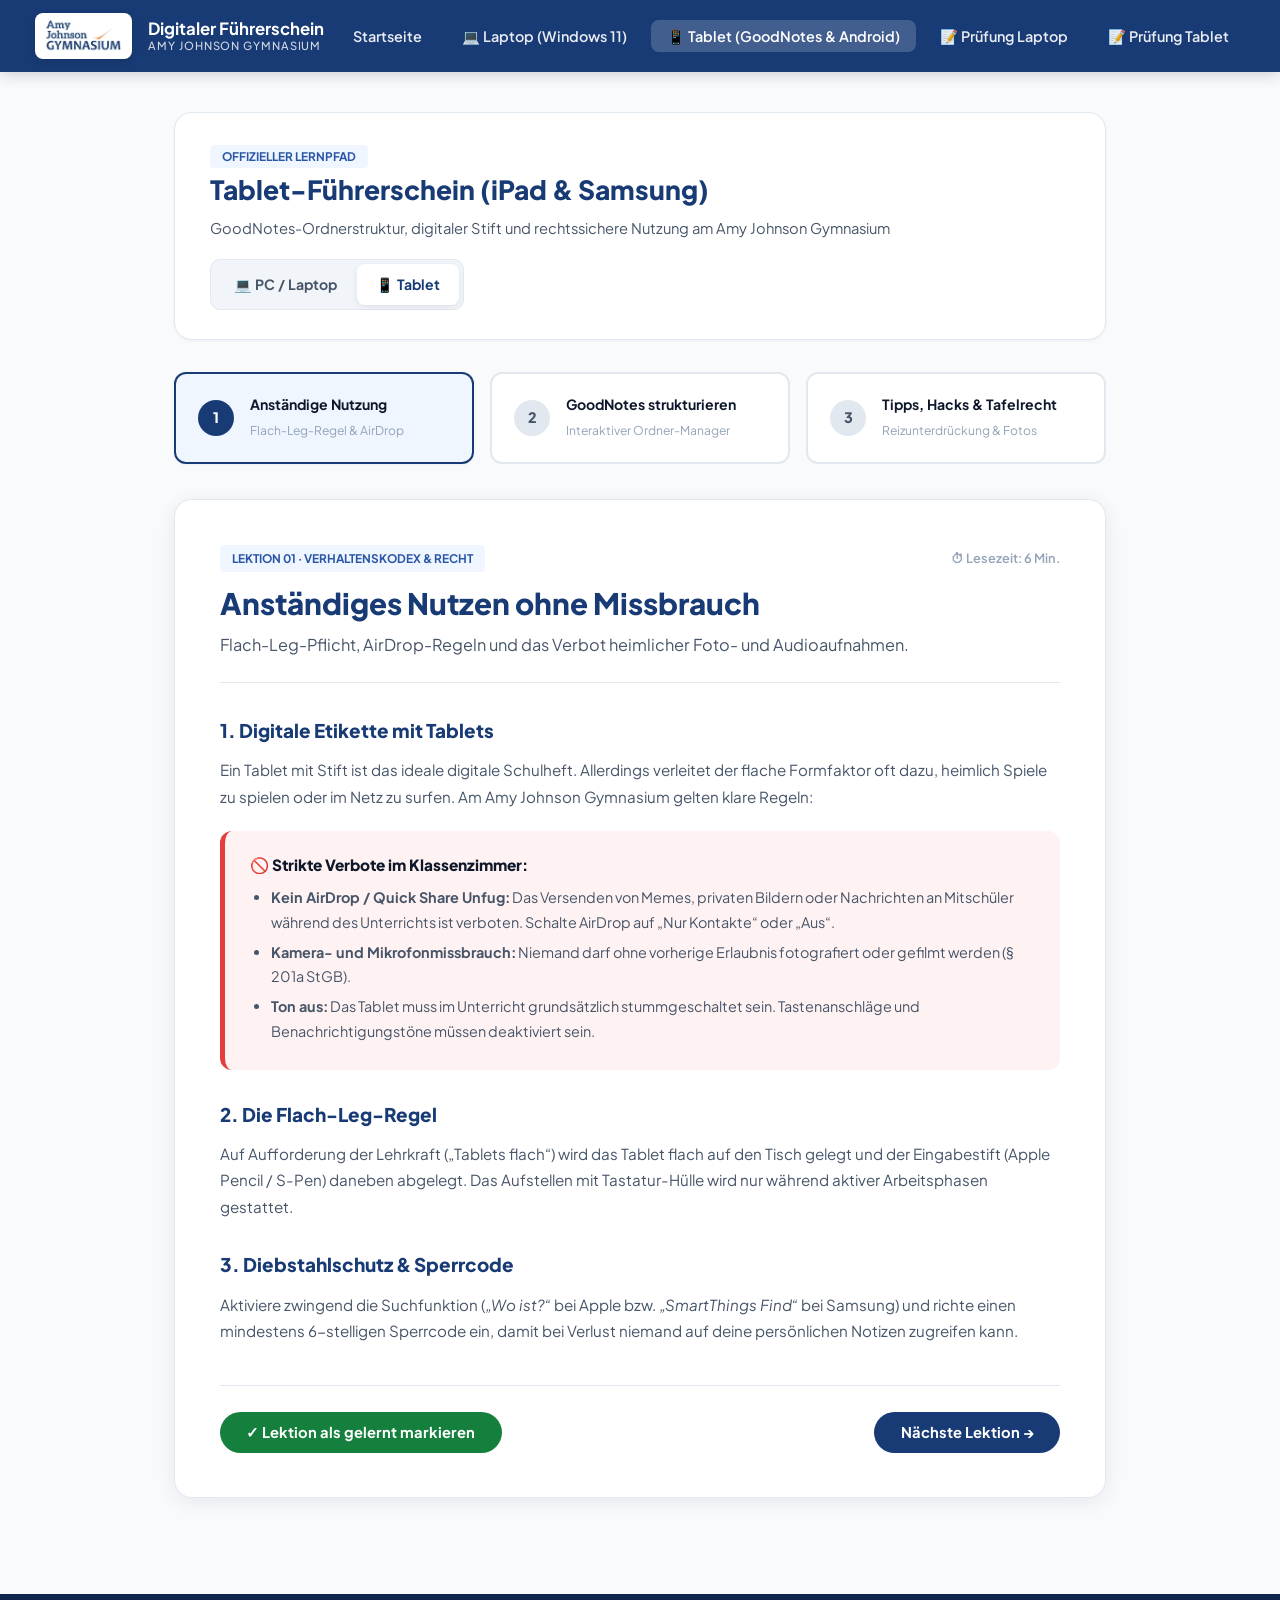
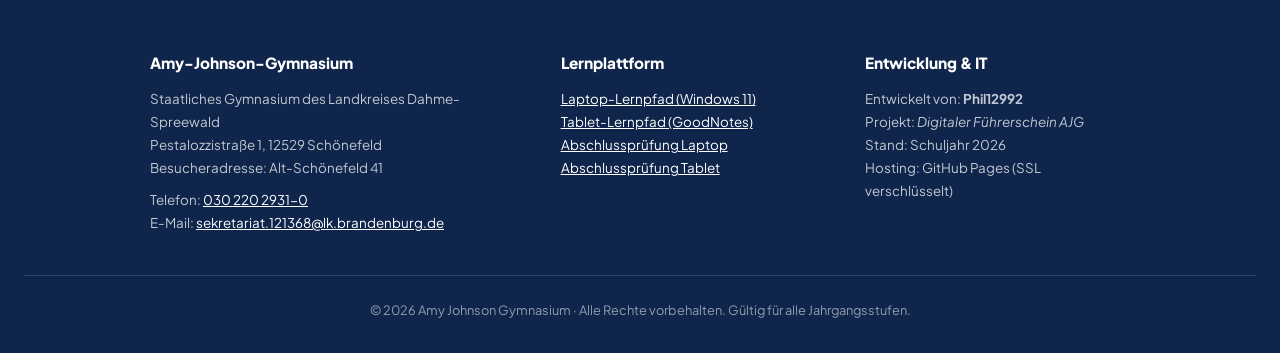
<file: tablet.html>
﻿<!DOCTYPE html>
<html lang="de">
<head>
  <meta charset="UTF-8">
  <meta name="viewport" content="width=device-width, initial-scale=1.0">
  <title>Tablet Lernpfad (GoodNotes &amp; Android) – Amy Johnson Gymnasium (2026)</title>
  <link rel="stylesheet" href="css/style.css">
</head>
<body>
<nav class="navbar">
  <a href="index.html" class="navbar-brand">
    <div class="navbar-logo-wrap">
      <img src="assets/logo.png" alt="Amy Johnson Gymnasium" class="navbar-logo">
    </div>
    <div class="navbar-title">Digitaler Führerschein <span>Amy Johnson Gymnasium</span></div>
  </a>
  <button class="hamburger" onclick="document.querySelector('.navbar-nav').classList.toggle('open')">&#9776;</button>
  <ul class="navbar-nav">
    <li><a href="index.html">Startseite</a></li>
    <li><a href="pc.html">💻 Laptop (Windows 11)</a></li>
    <li><a href="tablet.html" class="active">📱 Tablet (GoodNotes &amp; Android)</a></li>
    <li><a href="quiz.html?track=pc">📝 Prüfung Laptop</a></li>
    <li><a href="quiz.html?track=tablet">📝 Prüfung Tablet</a></li>
  </ul>
</nav>

<main class="learn-wrapper">
  <!-- TRACK HEADER -->
  <div class="track-header">
    <div class="track-info">
      <span class="lesson-tag">Offizieller Lernpfad</span>
      <h1 id="track-title">Tablet-Führerschein (iPad &amp; Samsung)</h1>
      <p id="track-sub">GoodNotes-Ordnerstruktur, digitaler Stift und rechtssichere Nutzung am Amy Johnson Gymnasium</p>
    </div>
    <div class="track-switch">
      <a href="pc.html" class="track-btn">💻 PC / Laptop</a>
      <a href="tablet.html" class="track-btn active">📱 Tablet</a>
    </div>
  </div>

  <!-- HORIZONTAL STEPPER -->
  <div class="lesson-stepper" id="lesson-stepper">
    <div class="step-card active" data-step="0">
      <div class="step-num-badge">1</div>
      <div class="step-meta">
        <strong>Anständige Nutzung</strong>
        <small>Flach-Leg-Regel &amp; AirDrop</small>
      </div>
    </div>
    <div class="step-card" data-step="1">
      <div class="step-num-badge">2</div>
      <div class="step-meta">
        <strong>GoodNotes strukturieren</strong>
        <small>Interaktiver Ordner-Manager</small>
      </div>
    </div>
    <div class="step-card" data-step="2">
      <div class="step-num-badge">3</div>
      <div class="step-meta">
        <strong>Tipps, Hacks &amp; Tafelrecht</strong>
        <small>Reizunterdrückung &amp; Fotos</small>
      </div>
    </div>
  </div>

  <!-- LESSON CONTAINER -->
  <article class="lesson-container fade-up" id="lesson-view"></article>
</main>

<footer class="footer">
  <div class="footer-container">
    <div>
      <h4>Amy-Johnson-Gymnasium</h4>
      <p>Staatliches Gymnasium des Landkreises Dahme-Spreewald<br>
      Pestalozzistraße 1, 12529 Schönefeld<br>
      Besucheradresse: Alt-Schönefeld 41</p>
      <p style="margin-top:0.6rem;">Telefon: <a href="tel:03022029310">030 220 2931-0</a><br>
      E-Mail: <a href="mailto:sekretariat.121368@lk.brandenburg.de">sekretariat.121368@lk.brandenburg.de</a></p>
    </div>
    <div>
      <h4>Lernplattform</h4>
      <ul>
        <li><a href="pc.html">Laptop-Lernpfad (Windows 11)</a></li>
        <li><a href="tablet.html">Tablet-Lernpfad (GoodNotes)</a></li>
        <li><a href="quiz.html?track=pc">Abschlussprüfung Laptop</a></li>
        <li><a href="quiz.html?track=tablet">Abschlussprüfung Tablet</a></li>
      </ul>
    </div>
    <div>
      <h4>Entwicklung &amp; IT</h4>
      <p>Entwickelt von: <strong>Phil12992</strong><br>
      Projekt: <em>Digitaler Führerschein AJG</em><br>
      Stand: Schuljahr 2026<br>
      Hosting: GitHub Pages (SSL verschlüsselt)</p>
    </div>
  </div>
  <div class="footer-bottom">
    &copy; 2026 Amy Johnson Gymnasium &middot; Alle Rechte vorbehalten. Gültig für alle Jahrgangsstufen.
  </div>
</footer>

<script src="js/learn-data.js"></script>
<script src="js/goodnotes-sim.js"></script>
<script>
const TRACK_KEY = 'tablet';
let currentLessonIdx = 0;

function renderLesson(idx) {
  currentLessonIdx = idx;
  const track = PATH_DATA[TRACK_KEY];
  const lesson = track.lessons[idx];
  const view = document.getElementById('lesson-view');

  document.querySelectorAll('.step-card').forEach((card, i) => {
    card.classList.toggle('active', i === idx);
    const isDone = localStorage.getItem(`done_${TRACK_KEY}_${i}`) === '1';
    card.classList.toggle('is-done', isDone);
    if (isDone) card.querySelector('.step-num-badge').textContent = '✓';
    else card.querySelector('.step-num-badge').textContent = i + 1;
  });

  view.innerHTML = `
    <div class="lesson-top-meta">
      <span class="lesson-tag">${lesson.number} · ${lesson.category}</span>
      <span class="lesson-time">⏱ Lesezeit: ${lesson.readTime}</span>
    </div>
    <h1 class="lesson-title">${lesson.title}</h1>
    <div class="lesson-summary">${lesson.summary}</div>
    ${lesson.content}
    <div class="lesson-actions">
      <button class="btn btn-success" onclick="markLessonDone(${idx})">
        ${localStorage.getItem(`done_${TRACK_KEY}_${idx}`) === '1' ? '✓ Lektion bereits erledigt' : '✓ Lektion als gelernt markieren'}
      </button>
      ${idx < track.lessons.length - 1 
        ? `<button class="btn btn-primary" onclick="renderLesson(${idx + 1})">Nächste Lektion &rarr;</button>` 
        : `<a href="quiz.html?track=tablet" class="btn btn-accent btn-lg">Zur Abschlussprüfung Tablet &rarr;</a>`
      }
    </div>
  `;

  window.scrollTo(0, 200);

  if (idx === 1 && document.getElementById('lesson-tab-sim-container')) {
    window.gnSim = new GoodNotesFolderSimulator('lesson-tab-sim-container');
  }
}

function markLessonDone(idx) {
  localStorage.setItem(`done_${TRACK_KEY}_${idx}`, '1');
  renderLesson(idx);
}

document.addEventListener('DOMContentLoaded', () => {
  document.querySelectorAll('.step-card').forEach(card => {
    card.addEventListener('click', () => {
      const step = parseInt(card.getAttribute('data-step'));
      renderLesson(step);
    });
  });
  renderLesson(0);
});
</script>
</body>
</html>
</file>
<file: css/style.css>
﻿/* ====================================================
   DIGITALER FÜHRERSCHEIN – AMY JOHNSON GYMNASIUM (2026)
   Professionelles Bildungs-Stylesheet
   ==================================================== */

@import url("https://fonts.googleapis.com/css2?family=Plus+Jakarta+Sans:wght@400;500;600;700;800&family=JetBrains+Mono:wght@400;500&display=swap");

:root {
  --primary:       #183B75;
  --primary-light: #2A56A6;
  --primary-dark:  #0F254B;
  --accent:        #E8741A;
  --accent-dark:   #C25E0D;
  --bg:            #F8FAFC;
  --card:          #FFFFFF;
  --text:          #0F172A;
  --text-sec:      #475569;
  --text-light:    #94A3B8;
  --border:        #E2E8F0;
  --border-light:  #F1F5F9;
  --success:       #15803D;
  --success-bg:    #F0FDF4;
  --warning-bg:    #FFFBEB;
  --info-bg:       #EFF6FF;
  --danger-bg:     #FEF2F2;
  --shadow-sm: 0 1px 3px rgba(15,23,42,.05);
  --shadow:    0 4px 20px rgba(15,23,42,.08);
  --shadow-lg: 0 12px 36px rgba(15,23,42,.12);
  --r-sm: 8px;
  --r: 12px;
  --r-lg: 18px;
  --nav-h: 72px;
}

*,*::before,*::after{box-sizing:border-box;margin:0;padding:0}
html{scroll-behavior:smooth}
body{font-family:"Plus Jakarta Sans",-apple-system,BlinkMacSystemFont,"Segoe UI",sans-serif;background:var(--bg);color:var(--text);line-height:1.65;min-height:100vh;display:flex;flex-direction:column}
img{max-width:100%;height:auto;display:block}
a{color:var(--primary);text-decoration:none}
a:hover{text-decoration:underline}

/* NAVBAR */
.navbar{background:var(--primary);height:var(--nav-h);display:flex;align-items:center;padding:0 2.2rem;position:sticky;top:0;z-index:200;box-shadow:0 2px 14px rgba(15,23,42,.2)}
.navbar-brand{display:flex;align-items:center;gap:1rem;text-decoration:none}
.navbar-logo-wrap{background:#FFFFFF;padding:5px 10px;border-radius:8px;display:flex;align-items:center;justify-content:center;box-shadow:0 2px 6px rgba(0,0,0,.15);height:46px}
.navbar-logo{height:36px;width:auto;display:block}
.navbar-title{color:#fff;font-size:1.05rem;font-weight:700;line-height:1.2}
.navbar-title span{display:block;font-size:.7rem;font-weight:500;color:rgba(255,255,255,.8);letter-spacing:.08em;text-transform:uppercase}
.navbar-nav{margin-left:auto;display:flex;gap:.5rem;list-style:none}
.navbar-nav a{color:rgba(255,255,255,.9);padding:.45rem 1rem;border-radius:8px;font-size:.9rem;font-weight:600;transition:background .2s,color .2s}
.navbar-nav a:hover,.navbar-nav a.active{background:rgba(255,255,255,.18);color:#fff;text-decoration:none}
.hamburger{display:none;background:none;border:none;color:#fff;font-size:1.6rem;cursor:pointer;margin-left:auto;padding:.25rem}
@media(max-width:820px){.hamburger{display:block}.navbar-nav{display:none;position:absolute;top:var(--nav-h);left:0;right:0;background:var(--primary-dark);flex-direction:column;padding:1.2rem;gap:.4rem}.navbar-nav.open{display:flex}.navbar-nav a{padding:.75rem 1rem;font-size:1rem}}

/* HERO */
.hero{background:linear-gradient(135deg,var(--primary-dark) 0%,var(--primary) 60%,#2A56A6 100%);padding:4.5rem 2rem 6.5rem;text-align:center;position:relative}
.hero-logo-box{background:#fff;padding:10px 20px;border-radius:14px;display:inline-block;margin:0 auto 1.6rem;box-shadow:0 4px 20px rgba(0,0,0,.25)}
.hero-logo{height:56px;width:auto}
.hero h1{color:#fff;font-size:clamp(2rem,4.5vw,3.2rem);font-weight:800;line-height:1.15;margin-bottom:.8rem}
.hero h1 .accent{color:var(--accent)}
.hero p{color:rgba(255,255,255,.88);font-size:1.08rem;max-width:680px;margin:0 auto 2rem}
.badge-row{display:flex;justify-content:center;flex-wrap:wrap;gap:.65rem}
.badge{background:rgba(255,255,255,.16);border:1px solid rgba(255,255,255,.25);color:#fff;padding:.35rem 1rem;border-radius:50px;font-size:.82rem;font-weight:600;display:inline-flex;align-items:center;gap:.4rem}

/* SECTIONS */
.section-title{font-size:1.8rem;font-weight:800;color:var(--primary);margin-bottom:.4rem}
.section-sub{color:var(--text-sec);margin-bottom:2.6rem;font-size:.96rem}
.device-section{max-width:980px;margin:-4rem auto 0;padding:0 1.5rem 3.5rem;position:relative;z-index:10}
.device-grid{display:grid;grid-template-columns:1fr 1fr;gap:1.8rem}
@media(max-width:700px){.device-grid{grid-template-columns:1fr}}
.device-card{background:var(--card);border-radius:var(--r-lg);padding:2.6rem 2.2rem 2.2rem;text-align:center;box-shadow:var(--shadow);border:2px solid transparent;transition:transform .25s,box-shadow .25s,border-color .25s;display:block;text-decoration:none;color:inherit}
.device-card:hover{transform:translateY(-6px);box-shadow:var(--shadow-lg);border-color:var(--primary-light);text-decoration:none;color:inherit}
.device-icon{font-size:3.6rem;margin-bottom:1rem}
.device-card h2{font-size:1.45rem;font-weight:800;color:var(--primary);margin-bottom:.4rem}
.device-card p{color:var(--text-sec);font-size:.94rem;margin-bottom:1.3rem}
.tag-list{display:flex;flex-wrap:wrap;gap:.45rem;justify-content:center;margin-bottom:1.6rem}
.tag{background:var(--info-bg);color:var(--primary-light);padding:.25rem .75rem;border-radius:50px;font-size:.76rem;font-weight:700}

/* BUTTONS */
.btn{display:inline-flex;align-items:center;gap:.5rem;padding:.72rem 1.65rem;border-radius:50px;font-size:.92rem;font-weight:700;cursor:pointer;transition:all .2s;border:none;font-family:inherit;text-decoration:none}
.btn-primary{background:var(--primary);color:#fff}
.btn-primary:hover{background:var(--primary-light);transform:translateY(-1.5px);text-decoration:none;color:#fff}
.btn-accent{background:var(--accent);color:#fff}
.btn-accent:hover{background:var(--accent-dark);transform:translateY(-1.5px);text-decoration:none;color:#fff}
.btn-outline{background:transparent;color:var(--primary);border:2px solid var(--border)}
.btn-outline:hover{border-color:var(--primary);background:var(--info-bg);text-decoration:none}
.btn-success{background:var(--success);color:#fff}
.btn-success:hover{background:#166534;transform:translateY(-1.5px)}
.btn-lg{padding:.9rem 2.2rem;font-size:1rem}

/* ====================================================
   LEKTIONEN- & LERNPFAD-INTERFACE (SUBTIL & ELEGANT)
   ==================================================== */
.learn-wrapper{max-width:980px;margin:2.5rem auto 4rem;padding:0 1.5rem;flex:1}

/* Kopfzeile mit Geräteschalter */
.track-header{background:#fff;border-radius:var(--r-lg);padding:1.8rem 2.2rem;box-shadow:var(--shadow-sm);border:1px solid var(--border);margin-bottom:2rem;display:flex;justify-content:space-between;align-items:center;flex-wrap:wrap;gap:1.2rem}
.track-info h1{font-size:1.65rem;font-weight:800;color:var(--primary);margin-bottom:.25rem}
.track-info p{color:var(--text-sec);font-size:.92rem;margin:0}
.track-switch{display:flex;background:var(--border-light);padding:4px;border-radius:10px;border:1px solid var(--border)}
.track-btn{padding:.55rem 1.2rem;border:none;border-radius:8px;background:transparent;color:var(--text-sec);font-weight:700;font-size:.88rem;cursor:pointer;transition:all .2s;font-family:inherit}
.track-btn.active{background:#fff;color:var(--primary);box-shadow:0 2px 6px rgba(0,0,0,.08)}

/* Subtiler horizontaler Lektionspfad */
.lesson-stepper{display:grid;grid-template-columns:repeat(3,1fr);gap:1rem;margin-bottom:2.2rem}
@media(max-width:768px){.lesson-stepper{grid-template-columns:1fr}}
.step-card{background:#fff;border:2px solid var(--border);border-radius:var(--r);padding:1.2rem 1.4rem;cursor:pointer;transition:all .2s;display:flex;align-items:center;gap:1rem;user-select:none}
.step-card:hover{border-color:var(--primary-light);background:#FAFBFD}
.step-card.active{border-color:var(--primary);background:var(--info-bg);box-shadow:var(--shadow-sm)}
.step-card.is-done{border-color:var(--success);background:#F9FDF9}
.step-num-badge{width:36px;height:36px;border-radius:50%;background:#E2E8F0;color:var(--text-sec);display:flex;align-items:center;justify-content:center;font-weight:800;font-size:.9rem;flex-shrink:0}
.step-card.active .step-num-badge{background:var(--primary);color:#fff}
.step-card.is-done .step-num-badge{background:var(--success);color:#fff}
.step-meta strong{display:block;font-size:.88rem;color:var(--text);font-weight:700}
.step-meta small{font-size:.76rem;color:var(--text-light)}

/* Lektionsanzeige */
.lesson-container{background:#fff;border-radius:var(--r-lg);border:1px solid var(--border);box-shadow:var(--shadow);padding:2.8rem;margin-bottom:2rem}
@media(max-width:640px){.lesson-container{padding:1.6rem}}
.lesson-top-meta{display:flex;justify-content:space-between;align-items:center;margin-bottom:.8rem}
.lesson-tag{background:var(--info-bg);color:var(--primary-light);font-size:.74rem;font-weight:700;padding:.25rem .75rem;border-radius:4px;text-transform:uppercase}
.lesson-time{font-size:.8rem;color:var(--text-light);font-weight:600}
.lesson-title{font-size:1.85rem;font-weight:800;color:var(--primary);margin-bottom:.6rem;line-height:1.25}
.lesson-summary{font-size:1.02rem;color:var(--text-sec);line-height:1.6;margin-bottom:2rem;padding-bottom:1.5rem;border-bottom:1px solid var(--border)}

.lesson-body h3{font-size:1.18rem;font-weight:800;color:var(--primary);margin:1.8rem 0 .7rem}
.lesson-body p{color:var(--text-sec);font-size:.95rem;line-height:1.75;margin-bottom:.9rem}

/* Infoboxen in Lektionen */
.pro-box{border-radius:var(--r);padding:1.3rem 1.6rem;margin:1.3rem 0;border-left:5px solid}
.pro-box.ok{background:var(--success-bg);border-color:var(--success)}
.pro-box.forbid{background:var(--danger-bg);border-color:#E53E3E}
.pro-box.tip{background:var(--warning-bg);border-color:var(--accent)}
.pro-box h4{font-size:.96rem;font-weight:800;margin-bottom:.5rem}
.pro-box ul{font-size:.9rem;color:var(--text-sec);margin-left:1.3rem;line-height:1.7}
.pro-box li{margin-bottom:.35rem}

/* Shortcuts & Code Formeln */
.key-shortcut{background:#1E293B;color:#fff;padding:.8rem 1.4rem;border-radius:10px;display:inline-flex;align-items:center;gap:.6rem;margin:.5rem 0}
.key{background:#334155;border:1px solid #475569;border-bottom-width:3px;padding:3px 10px;border-radius:6px;font-family:"JetBrains Mono",monospace;font-weight:700;font-size:.88rem}
.key-desc{font-size:.84rem;color:#94A3B8;margin-left:.6rem}
.formula-box{background:#F1F5F9;border:1px dashed #CBD5E0;padding:.8rem 1.2rem;border-radius:8px;font-size:.95rem;font-weight:700;color:var(--primary);margin:.6rem 0}

.folder-tree-view{background:#F8FAFC;border:1px solid var(--border);border-radius:var(--r-sm);padding:1rem 1.4rem;margin:1rem 0;font-family:"JetBrains Mono",monospace;font-size:.85rem;line-height:1.8}
.tree-item.level-1{padding-left:1.5rem}
.tree-item.level-2{padding-left:3rem}
.tree-item.level-3{padding-left:4.5rem;color:var(--primary-light)}

.shortcuts-grid{display:grid;grid-template-columns:1fr 1fr;gap:.9rem;margin:1rem 0}
@media(max-width:680px){.shortcuts-grid{grid-template-columns:1fr}}
.sc-item{background:#F8FAFC;border:1px solid var(--border);border-radius:8px;padding:.85rem;display:flex;align-items:flex-start;gap:.8rem;font-size:.85rem}

/* Lektions-Navigation */
.lesson-actions{display:flex;justify-content:space-between;align-items:center;margin-top:2.5rem;padding-top:1.6rem;border-top:1px solid var(--border);flex-wrap:wrap;gap:1rem}

/* ====================================================
   GOODNOTES SIMULATOR (ORDNER- & NOTIZEN-MANAGER)
   ==================================================== */
.gn-sim-bezel{background:#F8FAFC;border:2px solid var(--border);border-radius:var(--r-lg);box-shadow:var(--shadow-sm);overflow:hidden;margin:1.5rem 0}
.gn-sim-header{background:#fff;border-bottom:1px solid var(--border);padding:.9rem 1.4rem;display:flex;justify-content:space-between;align-items:center;flex-wrap:wrap;gap:.8rem}
.gn-app-title{display:flex;align-items:center;gap:.8rem}
.gn-badge{background:#1B3F7E;color:#fff;font-size:.72rem;font-weight:800;padding:.25rem .65rem;border-radius:6px;text-transform:uppercase}
.gn-current-path{font-size:.9rem;font-weight:700;color:var(--text)}
.gn-action-bar{display:flex;gap:.5rem}
.gn-btn{background:#F1F5F9;border:1px solid var(--border);border-radius:6px;padding:.4rem .85rem;font-size:.8rem;font-weight:700;color:var(--text);cursor:pointer;transition:all .15s}
.gn-btn:hover{background:#E2E8F0}
.gn-btn.primary{background:var(--primary);color:#fff;border-color:var(--primary)}
.gn-btn.primary:hover{background:var(--primary-light)}
.gn-btn.danger{color:#E53E3E}

.gn-sim-grid{padding:1.4rem;display:grid;grid-template-columns:repeat(auto-fill,minmax(180px,1fr));gap:1rem;min-height:220px;align-content:start;background:#FAFBFD}
.gn-card{background:#fff;border:1px solid var(--border);border-radius:10px;padding:1rem;text-align:center;cursor:pointer;transition:all .2s;position:relative}
.gn-card:hover{transform:translateY(-2px);box-shadow:var(--shadow-sm);border-color:var(--primary-light)}
.gn-card-icon{font-size:2.4rem;margin-bottom:.4rem}
.gn-card-info strong{display:block;font-size:.82rem;font-weight:700;color:var(--text);white-space:nowrap;overflow:hidden;text-overflow:ellipsis;margin-bottom:.2rem}
.gn-card-info small{font-size:.72rem;color:var(--text-light)}
.gn-delete-btn{position:absolute;top:6px;right:6px;background:transparent;border:none;color:var(--text-light);font-size:.8rem;cursor:pointer;border-radius:4px;padding:2px 5px}
.gn-delete-btn:hover{color:#E53E3E;background:#FEE2E2}
.gn-item-actions{margin-top:.6rem}
.gn-move-btn{background:var(--info-bg);color:var(--primary-light);border:none;border-radius:4px;padding:3px 7px;font-size:.72rem;font-weight:700;cursor:pointer}
.gn-move-btn:hover{background:#DBEAFE}
.gn-empty-state{grid-column:1/-1;text-align:center;padding:3rem 1rem;color:var(--text-light);font-size:.9rem}
.gn-sim-footer{background:#fff;border-top:1px solid var(--border);padding:.75rem 1.4rem;font-size:.8rem;color:var(--text-sec)}

/* ====================================================
   DATEIMANAGER (EXPLORER)
   ==================================================== */
.sim-wrapper{margin:1.4rem 0}
.sim-quests-card{background:#fff;border:1px solid var(--border);border-radius:var(--r);padding:1.3rem 1.5rem;margin-bottom:1.2rem;box-shadow:var(--shadow-sm)}
.sim-quests-header{display:flex;justify-content:space-between;align-items:center;margin-bottom:.9rem;flex-wrap:wrap;gap:.6rem}
.sim-badge{background:var(--info-bg);color:var(--primary-light);font-size:.78rem;font-weight:700;padding:.3rem .9rem;border-radius:50px}
.sim-badge.all-done{background:var(--success-bg);color:var(--success)}
.sim-quests-list{display:grid;grid-template-columns:1fr 1fr;gap:.8rem}
@media(max-width:720px){.sim-quests-list{grid-template-columns:1fr}}
.sim-quest-item{border:1px solid var(--border);border-radius:var(--r-sm);padding:.85rem 1rem;display:flex;gap:.8rem;align-items:flex-start;background:#FAFAFC}
.sim-quest-item.is-complete{background:var(--success-bg);border-color:#C6F6D5}
.sim-quest-content h4{font-size:.86rem;font-weight:700;margin-bottom:.2rem}
.sim-quest-content p{font-size:.78rem;color:var(--text-sec);margin-bottom:.2rem;line-height:1.5}
.sim-quest-hint{font-size:.72rem;color:var(--primary-light)}

.sim-window{border-radius:var(--r);overflow:hidden;box-shadow:var(--shadow);border:1px solid #CBD5E0;background:#fff}
.sim-titlebar{background:#1E293B;padding:.65rem 1rem;display:flex;align-items:center;gap:.8rem}
.sim-window-controls{display:flex;gap:6px}
.sim-window-controls span{width:11px;height:11px;border-radius:50%;display:inline-block}
.sim-btn-close{background:#EF4444}
.sim-btn-min{background:#F59E0B}
.sim-btn-max{background:#10B981}
.sim-window-title{color:#E2E8F0;font-size:.78rem;font-weight:600;flex:1;text-align:center}
.sim-tool-btn{background:rgba(255,255,255,.15);border:none;color:#fff;font-size:.74rem;font-weight:600;padding:.25rem .7rem;border-radius:4px;cursor:pointer}
.sim-address-bar{background:#F1F5F9;padding:.5rem 1rem;border-bottom:1px solid var(--border);display:flex;align-items:center;gap:.8rem}
.sim-nav-btn{background:#fff;border:1px solid var(--border);border-radius:4px;font-size:.75rem;padding:.25rem .6rem;cursor:pointer;font-weight:600;color:var(--text-sec)}
.sim-path-display{background:#fff;border:1px solid var(--border);border-radius:4px;padding:.25rem .75rem;font-family:"JetBrains Mono",monospace;font-size:.78rem;color:var(--primary);flex:1}
.sim-body{display:grid;grid-template-columns:190px 1fr;min-height:220px}
@media(max-width:600px){.sim-body{grid-template-columns:1fr}}
.sim-sidebar{background:#F8FAFC;border-right:1px solid var(--border);padding:.8rem .6rem}
.sim-side-section{font-size:.68rem;font-weight:700;color:var(--text-light);text-transform:uppercase;padding:.3rem .5rem}
.sim-side-item{padding:.4rem .6rem;border-radius:6px;font-size:.8rem;font-weight:600;color:var(--text-sec);cursor:pointer;margin-bottom:2px}
.sim-side-item.active{background:var(--info-bg);color:var(--primary)}
.sim-files-view{padding:1rem;display:grid;grid-template-columns:repeat(auto-fill,minmax(140px,1fr));gap:.8rem;align-content:start;max-height:260px;overflow-y:auto}
.sim-item-card{border:1px solid var(--border);border-radius:8px;padding:.75rem .6rem;text-align:center;cursor:pointer;background:#fff}
.sim-item-icon{font-size:1.9rem;margin-bottom:.25rem}
.sim-item-name{font-size:.78rem;font-weight:700;white-space:nowrap;overflow:hidden;text-overflow:ellipsis;margin-bottom:.2rem}
.sim-item-meta{font-size:.68rem;color:var(--text-light);margin-bottom:.45rem}
.sim-act-btn{background:#F1F5F9;border:none;border-radius:4px;padding:3px 6px;font-size:.7rem;font-weight:600;cursor:pointer}

/* ====================================================
   PRÜFUNG (QUIZ)
   ==================================================== */
.quiz-wrap{max-width:760px;margin:3rem auto;padding:0 1.5rem 4rem;flex:1}
.quiz-card{background:var(--card);border-radius:var(--r-lg);padding:2.8rem;box-shadow:var(--shadow);border:1px solid var(--border)}
@media(max-width:640px){.quiz-card{padding:1.6rem}}
.code-row{display:flex;gap:.7rem;max-width:400px;margin:1.4rem auto}
.code-row input{flex:1;padding:.8rem 1.2rem;border:2px solid var(--border);border-radius:50px;font-size:1.1rem;text-align:center;letter-spacing:.2em;text-transform:uppercase;font-family:"JetBrains Mono",monospace;outline:none}
.code-row input:focus{border-color:var(--primary)}
.code-err{color:#EF4444;font-size:.86rem;text-align:center;display:none;font-weight:700;margin-top:.6rem}

.quiz-prog-row{display:flex;align-items:center;gap:.9rem;margin-bottom:1.6rem}
.quiz-prog-bar{flex:1;height:8px;background:var(--border);border-radius:4px;overflow:hidden}
.quiz-prog-fill{height:100%;background:linear-gradient(90deg,var(--primary),var(--primary-light));transition:width .35s}
.quiz-count{font-size:.82rem;font-weight:700;color:var(--text-sec)}
.q-cat{display:inline-block;background:var(--info-bg);color:var(--primary-light);padding:.25rem .75rem;border-radius:4px;font-size:.74rem;font-weight:800;text-transform:uppercase;letter-spacing:.05em;margin-bottom:.9rem}
.q-text{font-size:1.15rem;font-weight:800;color:var(--text);margin-bottom:1.6rem;line-height:1.5}
.options{list-style:none;display:flex;flex-direction:column;gap:.7rem}
.opt{border:2px solid var(--border);border-radius:var(--r-sm);padding:.9rem 1.2rem;cursor:pointer;display:flex;align-items:center;gap:.85rem;font-size:.92rem;transition:all .18s;background:#fff}
.opt:hover{border-color:var(--primary-light);background:var(--info-bg)}
.opt.selected{border-color:var(--primary);background:var(--info-bg);font-weight:700}
.opt-letter{width:28px;height:28px;border:1.5px solid currentColor;border-radius:50%;display:flex;align-items:center;justify-content:center;font-size:.76rem;font-weight:800;flex-shrink:0;opacity:.7}

/* ====================================================
   ZERTIFIKAT
   ==================================================== */
.cert-wrap{max-width:640px;margin:3rem auto;padding:0 1.5rem 4rem;flex:1}
.cert-setup-card{background:var(--card);border-radius:var(--r-lg);padding:2.8rem;box-shadow:var(--shadow);border:1px solid var(--border)}
.form-row{margin-bottom:1.2rem}
.form-row label{display:block;font-size:.86rem;font-weight:700;color:var(--text);margin-bottom:.4rem}
.form-row input,.form-row select{width:100%;padding:.8rem 1rem;border:2px solid var(--border);border-radius:var(--r-sm);font-size:.95rem;outline:none;font-family:inherit}
.form-row input:focus,.form-row select:focus{border-color:var(--primary)}

.cert-print-area{display:none}
@media print{.no-print{display:none!important}.cert-print-area{display:block!important}body{background:#fff}.navbar,.footer{display:none}}
.certificate{width:210mm;max-width:100%;min-height:148mm;background:#fff;border:8px solid var(--primary);margin:2rem auto;padding:2.6rem 3.2rem;position:relative;box-shadow:var(--shadow-lg);font-family:"Plus Jakarta Sans",sans-serif}
@media(max-width:600px){.certificate{padding:1.6rem 1.4rem;border-width:5px}}
.certificate::before{content:"";position:absolute;inset:10px;border:2px solid var(--accent);pointer-events:none}
.cert-header{display:flex;justify-content:space-between;align-items:center;margin-bottom:1.5rem;padding-bottom:1rem;border-bottom:2px solid var(--border)}
.cert-logo-box{background:#fff;padding:6px 12px;border-radius:6px;display:inline-block}
.cert-logo{height:46px}
.cert-seal{width:72px;height:72px;border:3px solid var(--primary);border-radius:50%;display:flex;flex-direction:column;align-items:center;justify-content:center;text-align:center;font-size:.46rem;font-weight:800;color:var(--primary);text-transform:uppercase;line-height:1.4}
.cert-body{text-align:center;padding:.5rem 0}
.cert-pre{font-size:.78rem;text-transform:uppercase;letter-spacing:.15em;color:var(--text-sec);margin-bottom:.4rem;font-weight:700}
.cert-main{font-size:2.25rem;font-weight:800;color:var(--primary);line-height:1.15;margin-bottom:.35rem}
.cert-main span{color:var(--accent)}
.cert-sub{font-size:.88rem;color:var(--text-sec);margin-bottom:.4rem}
.cert-name{font-size:1.65rem;font-weight:800;color:var(--text);border-bottom:2px solid var(--primary);display:inline-block;padding-bottom:.2rem;margin:.4rem 0 1rem;min-width:280px}
.cert-device{display:inline-block;background:var(--info-bg);color:var(--primary);padding:.32rem 1.1rem;border-radius:50px;font-size:.86rem;font-weight:800;margin-bottom:1.2rem;border:1px solid var(--border)}
.cert-desc{font-size:.84rem;color:var(--text-sec);max-width:500px;margin:0 auto .5rem;line-height:1.65}
.cert-foot{display:flex;justify-content:space-between;align-items:flex-end;margin-top:1.6rem;padding-top:1.2rem;border-top:1px solid var(--border);font-size:.76rem;color:var(--text-sec)}

/* FOOTER & IMPRESSUM */
.footer{background:var(--primary-dark);color:rgba(255,255,255,.75);padding:3.5rem 1.5rem 2rem;margin-top:auto}
.footer-container{max-width:980px;margin:0 auto;display:grid;grid-template-columns:1.4fr 1fr 1fr;gap:2.5rem;margin-bottom:2.5rem}
@media(max-width:768px){.footer-container{grid-template-columns:1fr}}
.footer h4{color:#fff;font-size:.96rem;font-weight:800;margin-bottom:.8rem}
.footer p,.footer li{font-size:.84rem;line-height:1.7;color:rgba(255,255,255,.75)}
.footer ul{list-style:none}
.footer a{color:#fff;text-decoration:underline}
.footer-bottom{border-top:1px solid rgba(255,255,255,.12);padding-top:1.5rem;text-align:center;font-size:.8rem;color:rgba(255,255,255,.55)}

/* UTILS */
.hidden{display:none!important}
.fade-up{animation:fadeUp .35s ease both}
@keyframes fadeUp{from{opacity:0;transform:translateY(14px)}to{opacity:1;transform:translateY(0)}}
</file>
